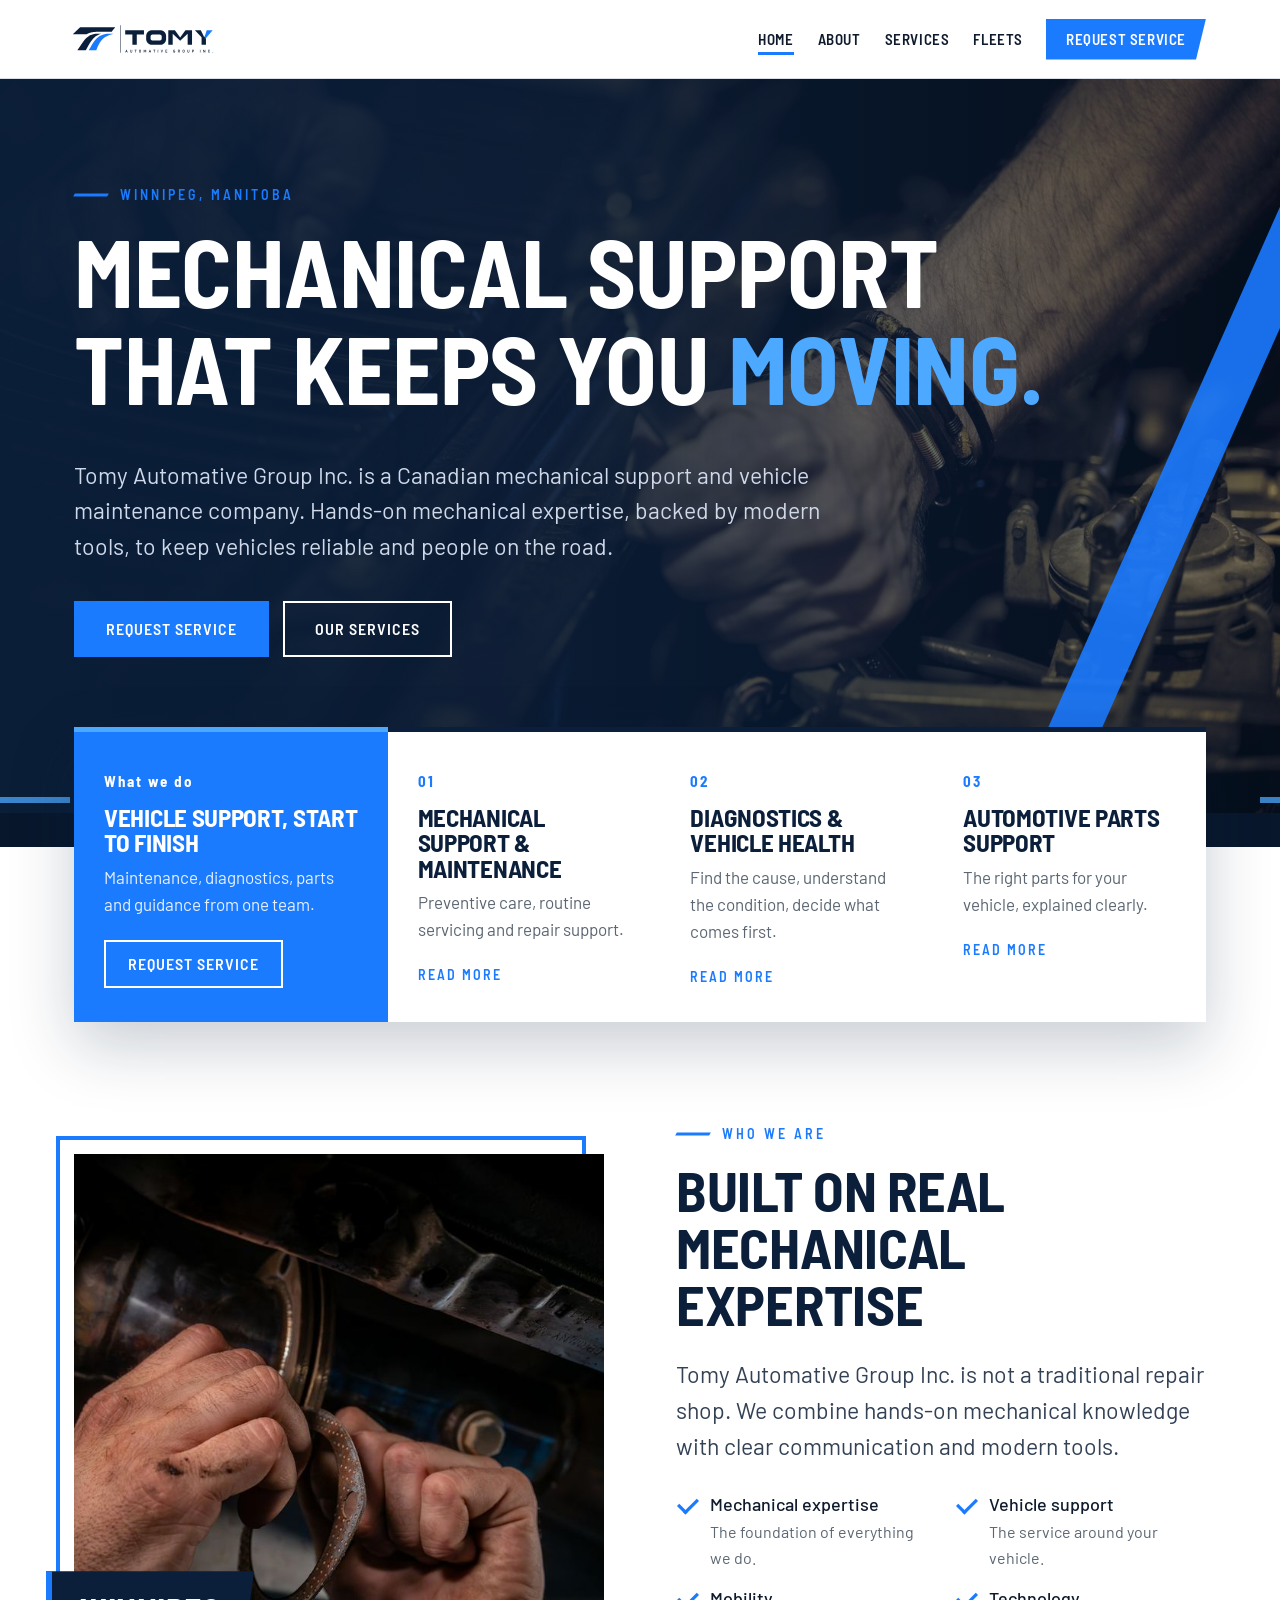
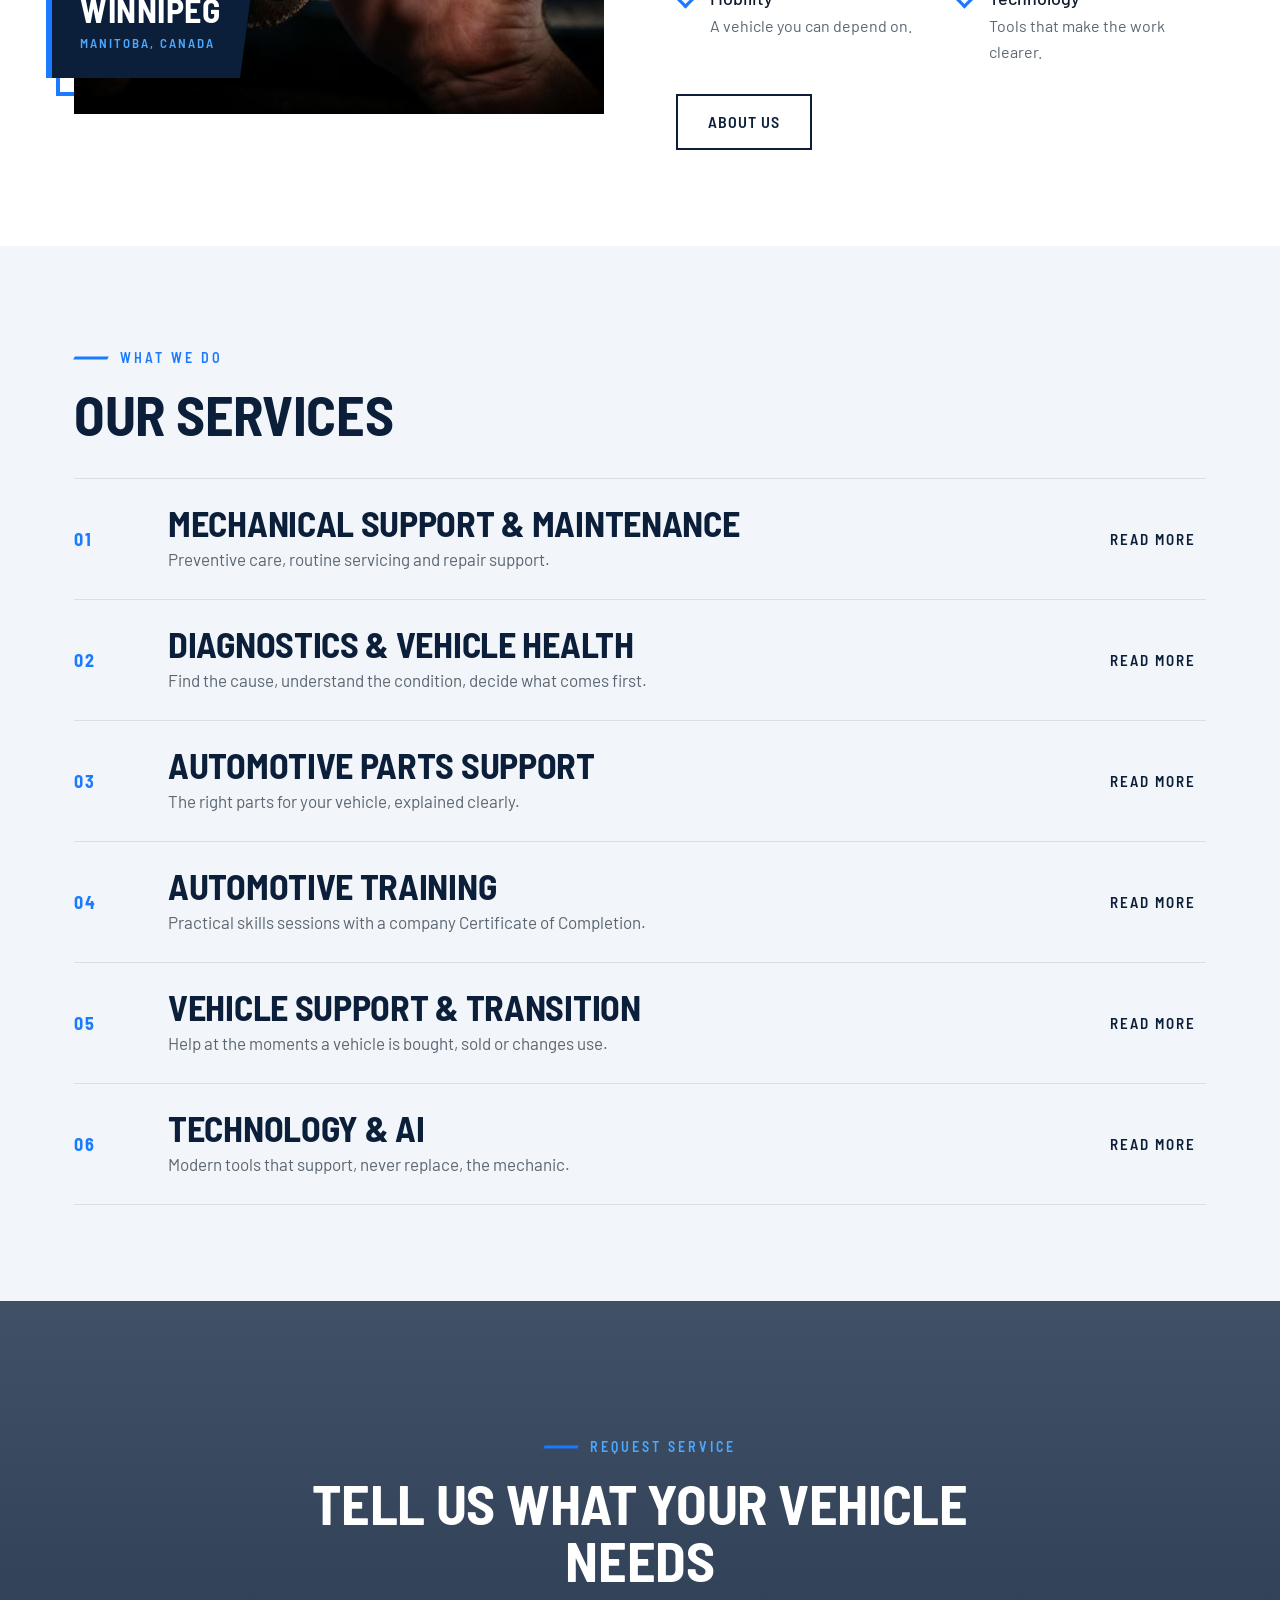
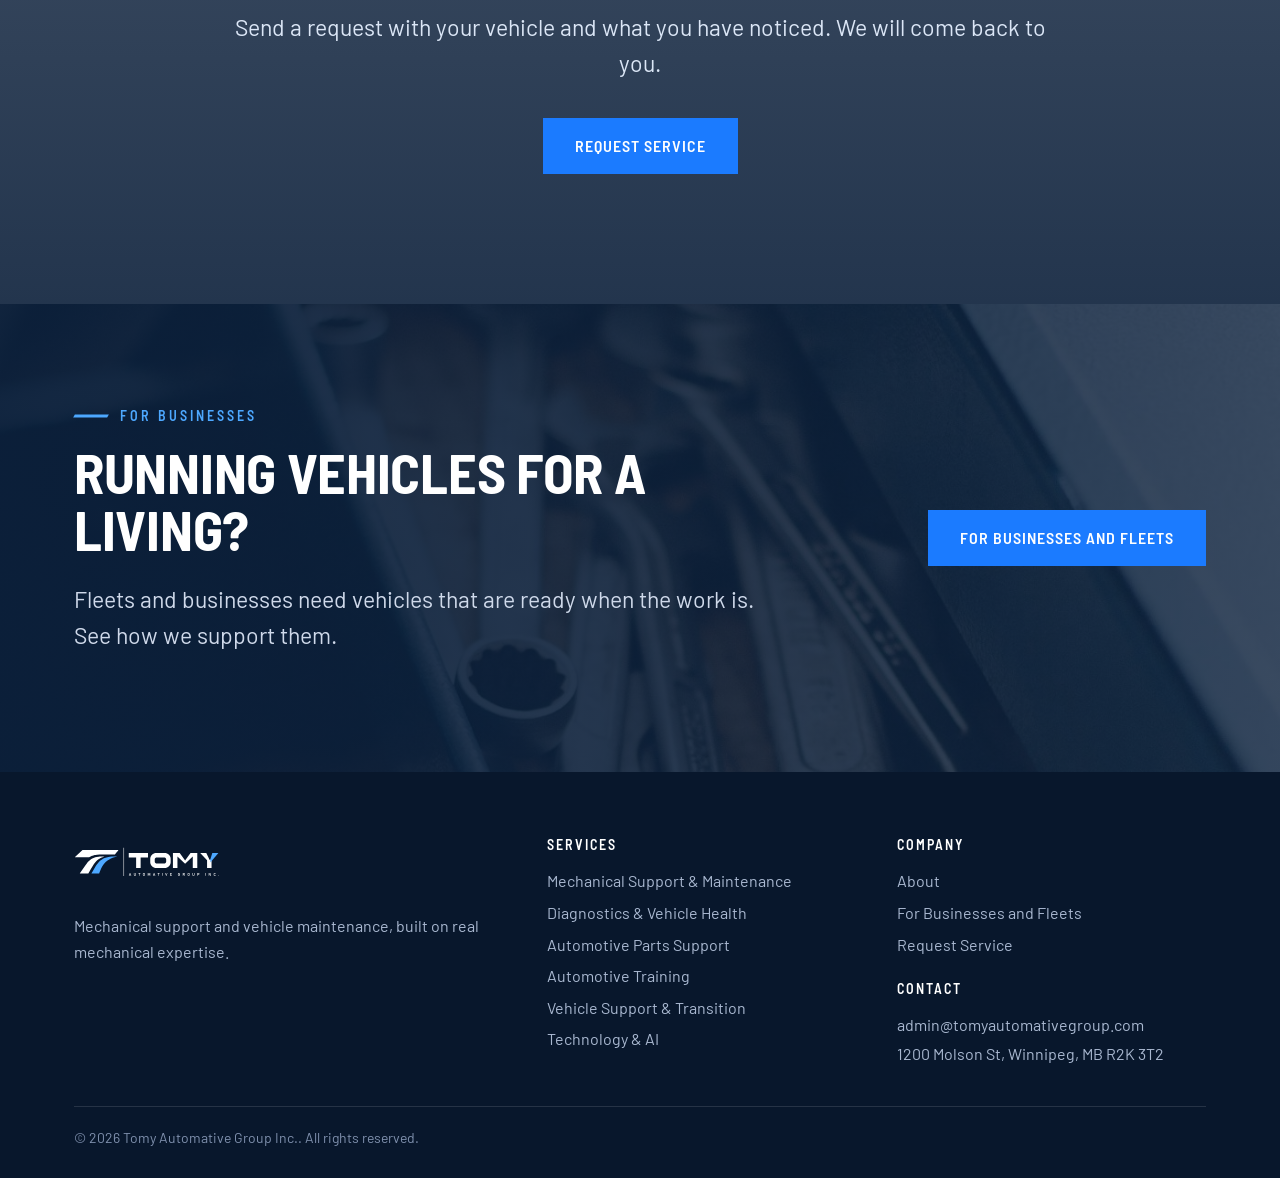
<file: index.html>
<!doctype html><html lang="en"><head><meta charset="utf-8"><meta name="viewport" content="width=device-width,initial-scale=1">
<title>Tomy Automative Group Inc. | Mechanical support and vehicle maintenance</title><meta name="description" content="Tomy Automative Group Inc. is a Canadian mechanical support and vehicle maintenance company based in Winnipeg, Manitoba.">
<link rel="icon" type="image/png" href="assets/favicon-32.png"><link rel="apple-touch-icon" href="assets/apple-touch-icon.png">
<meta property="og:title" content="Tomy Automative Group Inc. | Mechanical support and vehicle maintenance"><meta property="og:description" content="Tomy Automative Group Inc. is a Canadian mechanical support and vehicle maintenance company based in Winnipeg, Manitoba."><meta name="theme-color" content="#0B1F3A">
<link rel="preconnect" href="https://fonts.googleapis.com"><link rel="preconnect" href="https://fonts.gstatic.com" crossorigin>
<link href="https://fonts.googleapis.com/css2?family=Barlow:wght@400;500;600&family=Barlow+Semi+Condensed:wght@600;700&display=swap" rel="stylesheet">
<link rel="stylesheet" href="style.css"></head><body>
<a class="skip" href="#main">Skip to content</a>
<header class="top"><div class="wrap head">
<a class="brand" href="./" aria-label="Tomy Automative Group Inc., home"><img src="assets/Tomy_Logo_Horizontal_Colour.svg" alt="Tomy Automative Group Inc."></a>
<button class="burger" aria-expanded="false" aria-controls="nav">Menu</button>
<nav class="nav" id="nav" aria-label="Main"><a href="./" aria-current="page">Home</a><a href="about">About</a><a href="services">Services</a><a href="fleets">Fleets</a><a class="cta" href="contact">Request Service</a></nav>
</div></header><main id="main">
<section class="hero"><div class="hero-photo"></div><i class="stripe c"></i><i class="stripe a"></i><i class="stripe b"></i><div class="road"></div><div class="lane"></div>
<div class="wrap"><span class="kicker rise">Winnipeg, Manitoba</span>
<h1 class="rise">Mechanical support that keeps you <em>moving.</em></h1>
<p class="lede rise">Tomy Automative Group Inc. is a Canadian mechanical support and vehicle maintenance company. Hands-on mechanical expertise, backed by modern tools, to keep vehicles reliable and people on the road.</p>
<div class="btns rise"><a class="btn solid" href="contact">Request service</a><a class="btn" href="services">Our services</a></div></div></section>

<section class="cards"><div class="wrap"><div class="grid rv">
<div class="c feat"><span class="n">What we do</span><h3>Vehicle support, start to finish</h3><p>Maintenance, diagnostics, parts and guidance from one team.</p><a class="btn" href="contact">Request service</a></div>
<a class="c" href="mechanical-support"><span class="n">01</span><h3>Mechanical Support & Maintenance</h3><p>Preventive care, routine servicing and repair support.</p><span class="go">Read more</span></a><a class="c" href="diagnostics"><span class="n">02</span><h3>Diagnostics & Vehicle Health</h3><p>Find the cause, understand the condition, decide what comes first.</p><span class="go">Read more</span></a><a class="c" href="parts-support"><span class="n">03</span><h3>Automotive Parts Support</h3><p>The right parts for your vehicle, explained clearly.</p><span class="go">Read more</span></a>
</div></div></section>

<section><div class="wrap about">
<div class="photo rv"><img src="assets/photo-about.jpg" alt="Hands fitting a part under a vehicle" loading="lazy"><div class="badge"><b>Winnipeg</b><span>Manitoba, Canada</span></div></div>
<div class="rv"><span class="kicker">Who we are</span><h2>Built on real mechanical expertise</h2>
<p class="lede">Tomy Automative Group Inc. is not a traditional repair shop. We combine hands-on mechanical knowledge with clear communication and modern tools.</p>
<ul class="ticks">
<li>Mechanical expertise<small>The foundation of everything we do.</small></li><li>Vehicle support<small>The service around your vehicle.</small></li>
<li>Mobility<small>A vehicle you can depend on.</small></li><li>Technology<small>Tools that make the work clearer.</small></li></ul>
<a class="btn" href="about">About us</a></div>
</div></section>

<section class="s-pale"><div class="wrap">
<span class="kicker rv">What we do</span><h2 class="rv">Our services</h2>
<div class="rows rv"><a class="row" href="mechanical-support"><span class="n">01</span><div><h3>Mechanical Support & Maintenance</h3><p>Preventive care, routine servicing and repair support.</p></div><span class="go">Read more</span></a><a class="row" href="diagnostics"><span class="n">02</span><div><h3>Diagnostics & Vehicle Health</h3><p>Find the cause, understand the condition, decide what comes first.</p></div><span class="go">Read more</span></a><a class="row" href="parts-support"><span class="n">03</span><div><h3>Automotive Parts Support</h3><p>The right parts for your vehicle, explained clearly.</p></div><span class="go">Read more</span></a><a class="row" href="training"><span class="n">04</span><div><h3>Automotive Training</h3><p>Practical skills sessions with a company Certificate of Completion.</p></div><span class="go">Read more</span></a><a class="row" href="vehicle-support"><span class="n">05</span><div><h3>Vehicle Support & Transition</h3><p>Help at the moments a vehicle is bought, sold or changes use.</p></div><span class="go">Read more</span></a><a class="row" href="technology"><span class="n">06</span><div><h3>Technology & AI</h3><p>Modern tools that support, never replace, the mechanic.</p></div><span class="go">Read more</span></a></div>
</div></section>

<section class="photoband"><div class="wrap"><span class="kicker" style="color:var(--sky)">Request service</span><h2>Tell us what your vehicle needs</h2><p class="lede">Send a request with your vehicle and what you have noticed. We will come back to you.</p><div class="btns"><a class="btn solid" href="contact">Request service</a></div></div></section>

<section class="s-navy fleetbg"><div class="wrap band"><div class="rv"><span class="kicker">For businesses</span><h2>Running vehicles for a living?</h2><p class="lede">Fleets and businesses need vehicles that are ready when the work is. See how we support them.</p></div><div class="btns rv"><a class="btn solid" href="fleets">For businesses and fleets</a></div></div></section></main><footer><div class="wrap"><div class="grid">
<div><img src="assets/Tomy_Logo_Horizontal_Reversed.svg" alt="Tomy Automative Group Inc."><p style="margin-top:18px;max-width:26em">Mechanical support and vehicle maintenance, built on real mechanical expertise.</p></div>
<div><h4>Services</h4><a href="mechanical-support">Mechanical Support & Maintenance</a><a href="diagnostics">Diagnostics & Vehicle Health</a><a href="parts-support">Automotive Parts Support</a><a href="training">Automotive Training</a><a href="vehicle-support">Vehicle Support & Transition</a><a href="technology">Technology & AI</a></div>
<div><h4>Company</h4><a href="about">About</a><a href="fleets">For Businesses and Fleets</a><a href="contact">Request Service</a><h4 style="margin-top:20px">Contact</h4><a href="mailto:admin@tomyautomativegroup.com">admin@tomyautomativegroup.com</a><span>1200 Molson St, Winnipeg, MB R2K 3T2</span></div>
</div><div class="legal">&copy; 2026 Tomy Automative Group Inc.. All rights reserved.</div></div></footer>
<script src="app.js"></script></body></html>
</file>
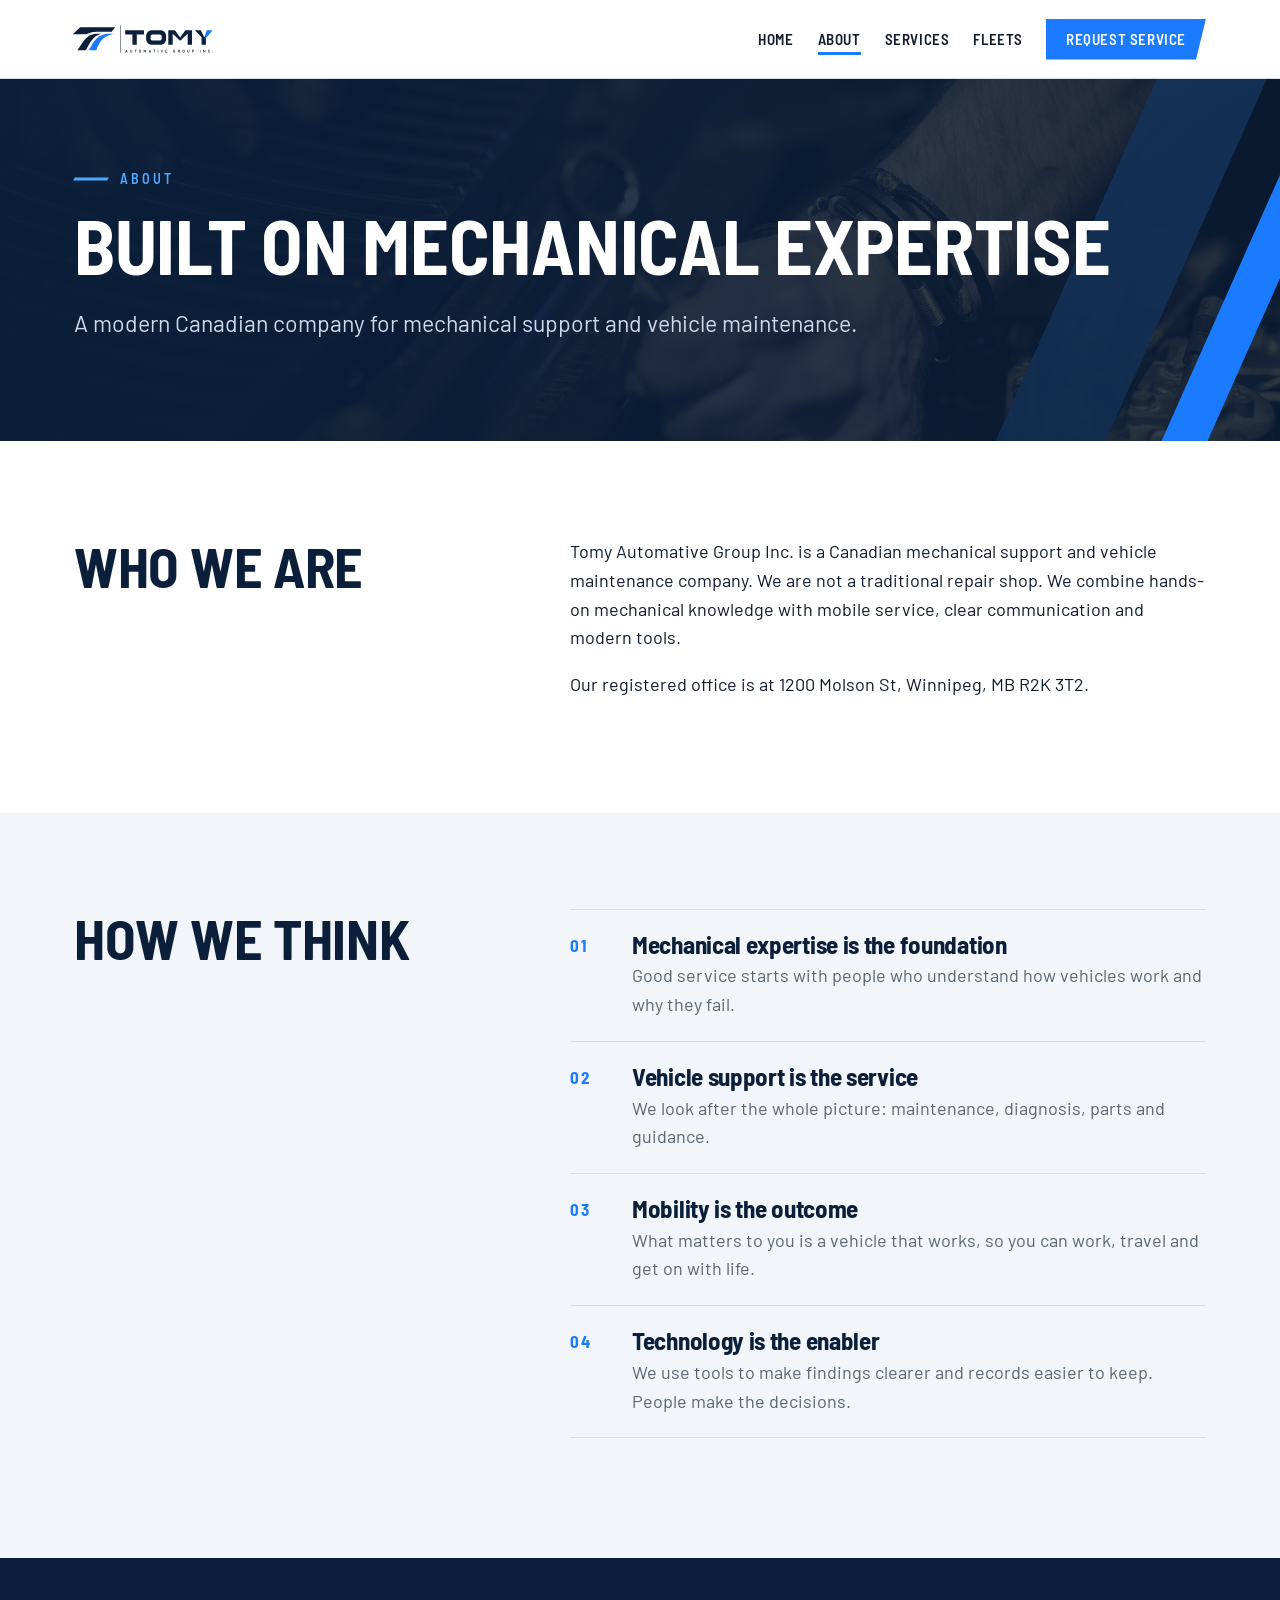
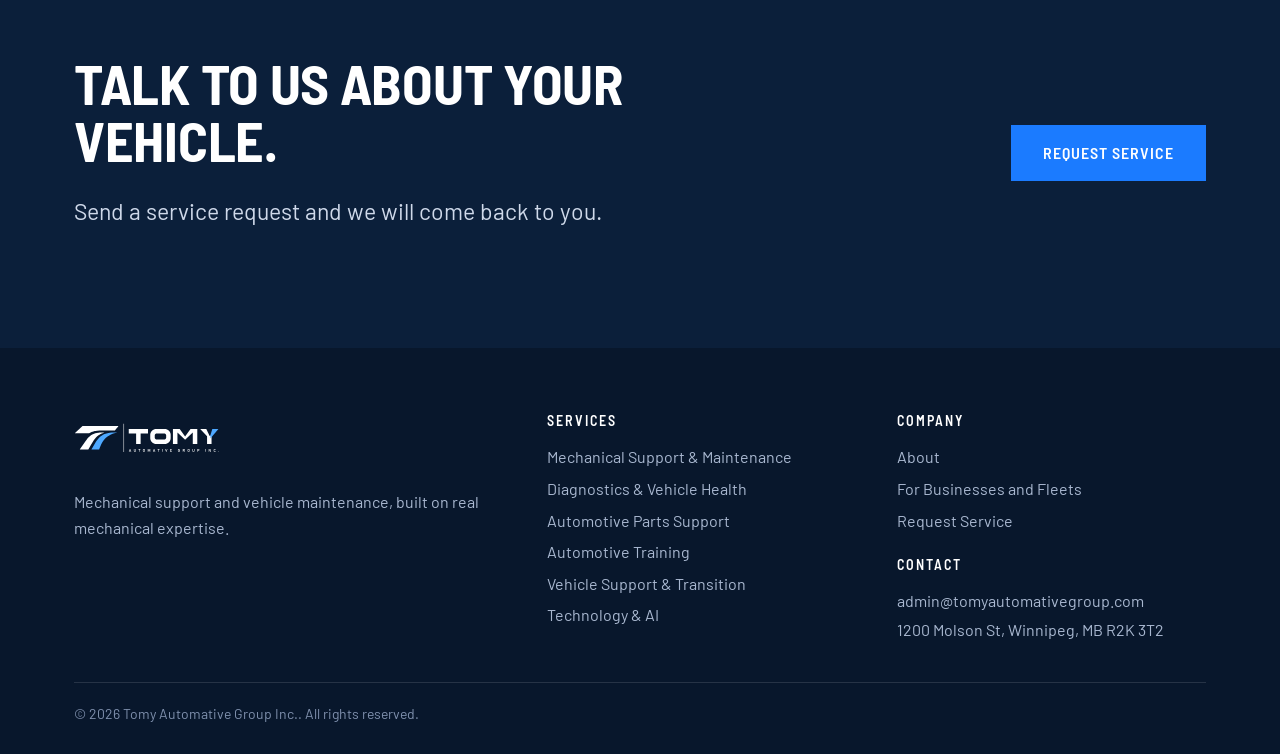
<file: about.html>
<!doctype html><html lang="en"><head><meta charset="utf-8"><meta name="viewport" content="width=device-width,initial-scale=1">
<title>About | Tomy Automative Group Inc.</title><meta name="description" content="About Tomy Automative Group Inc., a modern Canadian mechanical support company in Winnipeg.">
<link rel="icon" type="image/png" href="assets/favicon-32.png"><link rel="apple-touch-icon" href="assets/apple-touch-icon.png">
<meta property="og:title" content="About | Tomy Automative Group Inc."><meta property="og:description" content="About Tomy Automative Group Inc., a modern Canadian mechanical support company in Winnipeg."><meta name="theme-color" content="#0B1F3A">
<link rel="preconnect" href="https://fonts.googleapis.com"><link rel="preconnect" href="https://fonts.gstatic.com" crossorigin>
<link href="https://fonts.googleapis.com/css2?family=Barlow:wght@400;500;600&family=Barlow+Semi+Condensed:wght@600;700&display=swap" rel="stylesheet">
<link rel="stylesheet" href="style.css"></head><body>
<a class="skip" href="#main">Skip to content</a>
<header class="top"><div class="wrap head">
<a class="brand" href="./" aria-label="Tomy Automative Group Inc., home"><img src="assets/Tomy_Logo_Horizontal_Colour.svg" alt="Tomy Automative Group Inc."></a>
<button class="burger" aria-expanded="false" aria-controls="nav">Menu</button>
<nav class="nav" id="nav" aria-label="Main"><a href="./">Home</a><a href="about" aria-current="page">About</a><a href="services">Services</a><a href="fleets">Fleets</a><a class="cta" href="contact">Request Service</a></nav>
</div></header><main id="main"><section class="pagehead"><i class="stripe c"></i><i class="stripe a"></i><i class="stripe b"></i><div class="wrap"><span class="kicker">About</span><h1>Built on mechanical expertise</h1><p class=lede>A modern Canadian company for mechanical support and vehicle maintenance.</p></div></section>
<section><div class="wrap split"><h2 class="rv">Who we are</h2><div class="prose rv">
<p>Tomy Automative Group Inc. is a Canadian mechanical support and vehicle maintenance company. We are not a traditional repair shop. We combine hands-on mechanical knowledge with mobile service, clear communication and modern tools.</p>
<p>Our registered office is at 1200 Molson St, Winnipeg, MB R2K 3T2.</p></div></div></section>
<section class="s-pale"><div class="wrap split"><h2 class="rv">How we think</h2><div>
<div class="list rv"><div><h3>Mechanical expertise is the foundation</h3><p>Good service starts with people who understand how vehicles work and why they fail.</p></div><div><h3>Vehicle support is the service</h3><p>We look after the whole picture: maintenance, diagnosis, parts and guidance.</p></div><div><h3>Mobility is the outcome</h3><p>What matters to you is a vehicle that works, so you can work, travel and get on with life.</p></div><div><h3>Technology is the enabler</h3><p>We use tools to make findings clearer and records easier to keep. People make the decisions.</p></div></div>
</div></div></section><section class="s-navy"><div class="wrap band"><div class="rv"><h2>Talk to us about your vehicle.</h2><p class="lede">Send a service request and we will come back to you.</p></div><div class="btns rv"><a class="btn solid" href="contact">Request service</a></div></div></section></main><footer><div class="wrap"><div class="grid">
<div><img src="assets/Tomy_Logo_Horizontal_Reversed.svg" alt="Tomy Automative Group Inc."><p style="margin-top:18px;max-width:26em">Mechanical support and vehicle maintenance, built on real mechanical expertise.</p></div>
<div><h4>Services</h4><a href="mechanical-support">Mechanical Support & Maintenance</a><a href="diagnostics">Diagnostics & Vehicle Health</a><a href="parts-support">Automotive Parts Support</a><a href="training">Automotive Training</a><a href="vehicle-support">Vehicle Support & Transition</a><a href="technology">Technology & AI</a></div>
<div><h4>Company</h4><a href="about">About</a><a href="fleets">For Businesses and Fleets</a><a href="contact">Request Service</a><h4 style="margin-top:20px">Contact</h4><a href="mailto:admin@tomyautomativegroup.com">admin@tomyautomativegroup.com</a><span>1200 Molson St, Winnipeg, MB R2K 3T2</span></div>
</div><div class="legal">&copy; 2026 Tomy Automative Group Inc.. All rights reserved.</div></div></footer>
<script src="app.js"></script></body></html>
</file>
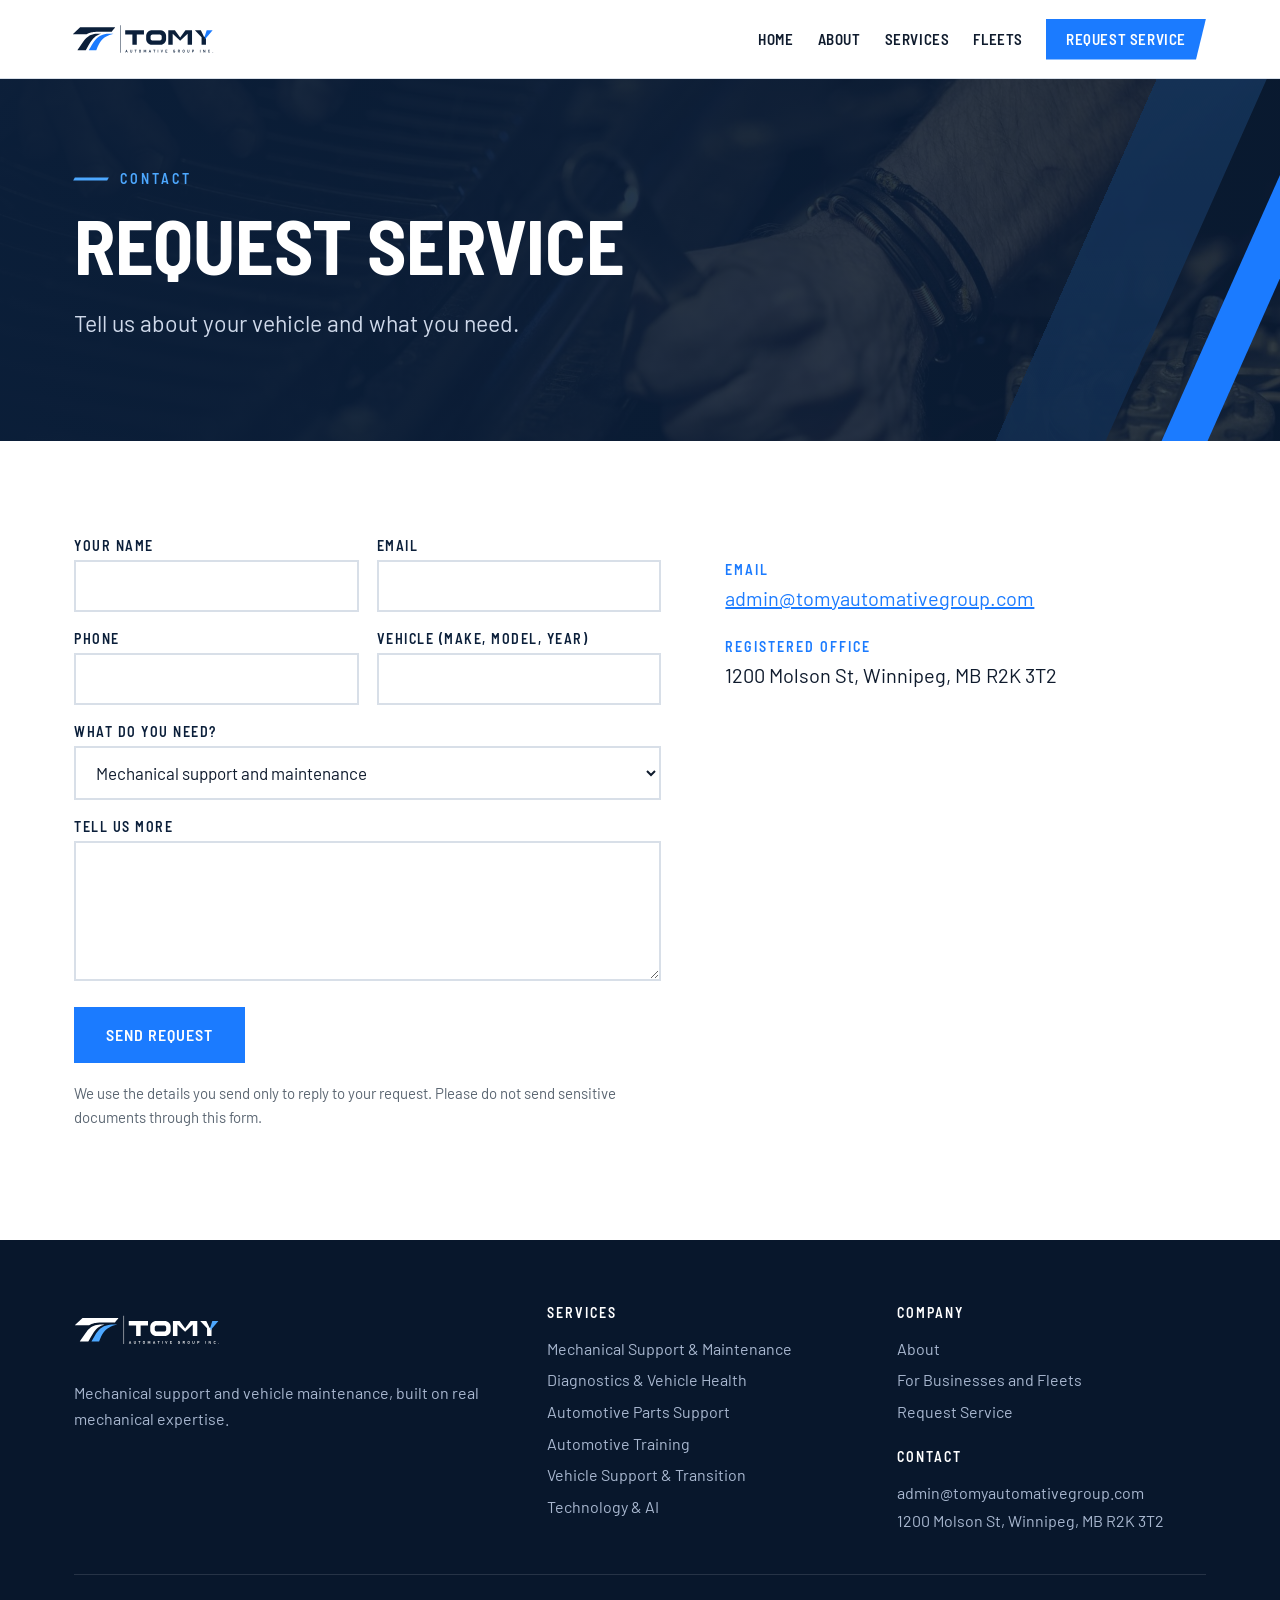
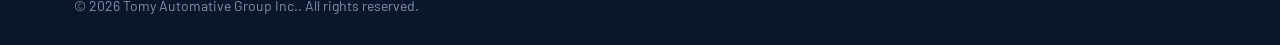
<file: contact.html>
<!doctype html><html lang="en"><head><meta charset="utf-8"><meta name="viewport" content="width=device-width,initial-scale=1">
<title>Request Service | Tomy Automative Group Inc.</title><meta name="description" content="Request service from Tomy Automative Group Inc. in Winnipeg, Manitoba.">
<link rel="icon" type="image/png" href="assets/favicon-32.png"><link rel="apple-touch-icon" href="assets/apple-touch-icon.png">
<meta property="og:title" content="Request Service | Tomy Automative Group Inc."><meta property="og:description" content="Request service from Tomy Automative Group Inc. in Winnipeg, Manitoba."><meta name="theme-color" content="#0B1F3A">
<link rel="preconnect" href="https://fonts.googleapis.com"><link rel="preconnect" href="https://fonts.gstatic.com" crossorigin>
<link href="https://fonts.googleapis.com/css2?family=Barlow:wght@400;500;600&family=Barlow+Semi+Condensed:wght@600;700&display=swap" rel="stylesheet">
<link rel="stylesheet" href="style.css"></head><body>
<a class="skip" href="#main">Skip to content</a>
<header class="top"><div class="wrap head">
<a class="brand" href="./" aria-label="Tomy Automative Group Inc., home"><img src="assets/Tomy_Logo_Horizontal_Colour.svg" alt="Tomy Automative Group Inc."></a>
<button class="burger" aria-expanded="false" aria-controls="nav">Menu</button>
<nav class="nav" id="nav" aria-label="Main"><a href="./">Home</a><a href="about">About</a><a href="services">Services</a><a href="fleets">Fleets</a><a class="cta" href="contact" aria-current="page">Request Service</a></nav>
</div></header><main id="main"><section class="pagehead"><i class="stripe c"></i><i class="stripe a"></i><i class="stripe b"></i><div class="wrap"><span class="kicker">Contact</span><h1>Request service</h1><p class=lede>Tell us about your vehicle and what you need.</p></div></section>
<section><div class="wrap contact">
<form action="https://formsubmit.co/admin@tomyautomativegroup.com" method="POST" class="rv">
<input type="hidden" name="_subject" value="New service request from the website"><input type="hidden" name="_captcha" value="false"><input type="hidden" name="_template" value="table">
<input type="hidden" name="_next" value="https://tomyautomativegroup.com/thanks">
<input class="hp" type="text" name="_honey" tabindex="-1" autocomplete="off">
<div class="two"><div><label for="n">Your name</label><input id="n" name="name" required autocomplete="name"></div><div><label for="e">Email</label><input id="e" type="email" name="email" required autocomplete="email"></div></div>
<div class="two"><div><label for="p">Phone</label><input id="p" name="phone" autocomplete="tel"></div><div><label for="v">Vehicle (make, model, year)</label><input id="v" name="vehicle"></div></div>
<div><label for="s">What do you need?</label><select id="s" name="service"><option>Mechanical support and maintenance</option><option>Diagnostics and vehicle health</option><option>Parts support</option><option>Training</option><option>Vehicle support</option><option>Business or fleet support</option><option>Something else</option></select></div>
<div><label for="m">Tell us more</label><textarea id="m" name="message"></textarea></div>
<div><button class="btn solid" type="submit">Send request</button></div>
<p class="small">We use the details you send only to reply to your request. Please do not send sensitive documents through this form.</p>
</form>
<div class="rv"><dl><dt>Email</dt><dd><a href="mailto:admin@tomyautomativegroup.com">admin@tomyautomativegroup.com</a></dd><dt>Registered office</dt><dd>1200 Molson St, Winnipeg, MB R2K 3T2</dd></dl></div>
</div></section></main><footer><div class="wrap"><div class="grid">
<div><img src="assets/Tomy_Logo_Horizontal_Reversed.svg" alt="Tomy Automative Group Inc."><p style="margin-top:18px;max-width:26em">Mechanical support and vehicle maintenance, built on real mechanical expertise.</p></div>
<div><h4>Services</h4><a href="mechanical-support">Mechanical Support & Maintenance</a><a href="diagnostics">Diagnostics & Vehicle Health</a><a href="parts-support">Automotive Parts Support</a><a href="training">Automotive Training</a><a href="vehicle-support">Vehicle Support & Transition</a><a href="technology">Technology & AI</a></div>
<div><h4>Company</h4><a href="about">About</a><a href="fleets">For Businesses and Fleets</a><a href="contact">Request Service</a><h4 style="margin-top:20px">Contact</h4><a href="mailto:admin@tomyautomativegroup.com">admin@tomyautomativegroup.com</a><span>1200 Molson St, Winnipeg, MB R2K 3T2</span></div>
</div><div class="legal">&copy; 2026 Tomy Automative Group Inc.. All rights reserved.</div></div></footer>
<script src="app.js"></script></body></html>
</file>
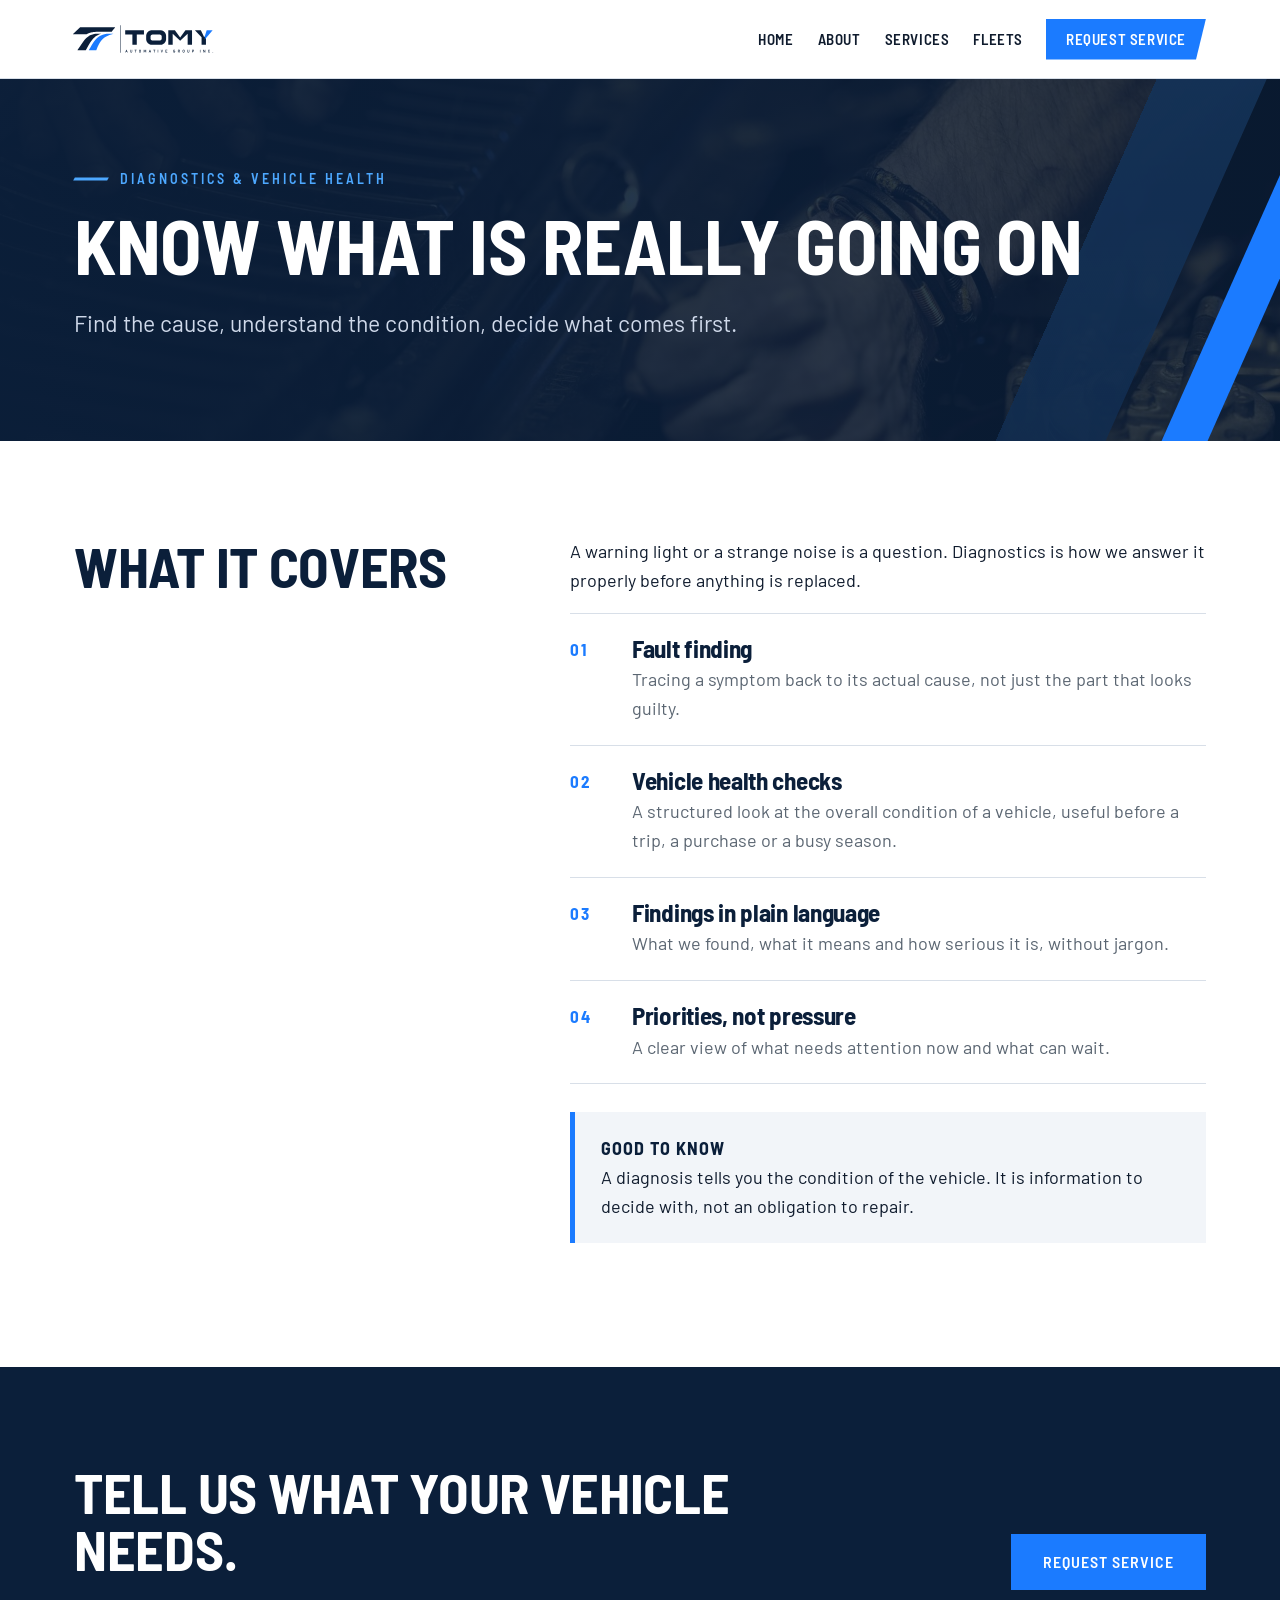
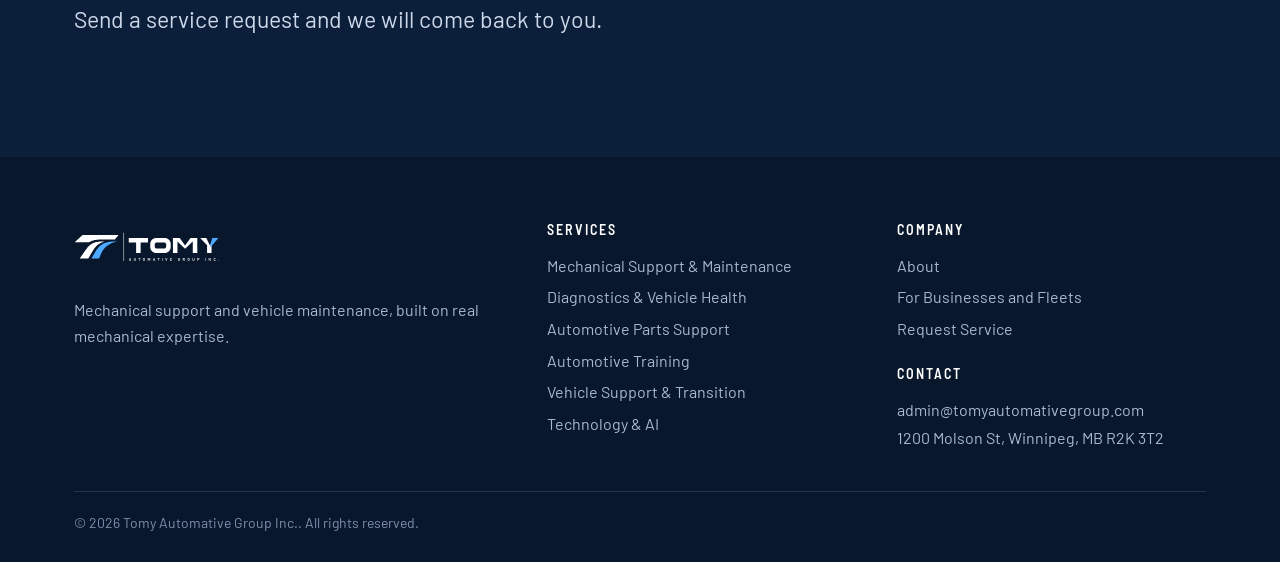
<file: diagnostics.html>
<!doctype html><html lang="en"><head><meta charset="utf-8"><meta name="viewport" content="width=device-width,initial-scale=1">
<title>Diagnostics & Vehicle Health | Tomy Automative Group Inc.</title><meta name="description" content="Vehicle diagnostics and health checks from Tomy Automative Group Inc.">
<link rel="icon" type="image/png" href="assets/favicon-32.png"><link rel="apple-touch-icon" href="assets/apple-touch-icon.png">
<meta property="og:title" content="Diagnostics & Vehicle Health | Tomy Automative Group Inc."><meta property="og:description" content="Vehicle diagnostics and health checks from Tomy Automative Group Inc."><meta name="theme-color" content="#0B1F3A">
<link rel="preconnect" href="https://fonts.googleapis.com"><link rel="preconnect" href="https://fonts.gstatic.com" crossorigin>
<link href="https://fonts.googleapis.com/css2?family=Barlow:wght@400;500;600&family=Barlow+Semi+Condensed:wght@600;700&display=swap" rel="stylesheet">
<link rel="stylesheet" href="style.css"></head><body>
<a class="skip" href="#main">Skip to content</a>
<header class="top"><div class="wrap head">
<a class="brand" href="./" aria-label="Tomy Automative Group Inc., home"><img src="assets/Tomy_Logo_Horizontal_Colour.svg" alt="Tomy Automative Group Inc."></a>
<button class="burger" aria-expanded="false" aria-controls="nav">Menu</button>
<nav class="nav" id="nav" aria-label="Main"><a href="./">Home</a><a href="about">About</a><a href="services">Services</a><a href="fleets">Fleets</a><a class="cta" href="contact">Request Service</a></nav>
</div></header><main id="main"><section class="pagehead"><i class="stripe c"></i><i class="stripe a"></i><i class="stripe b"></i><div class="wrap"><span class="kicker">Diagnostics & Vehicle Health</span><h1>Know what is really going on</h1><p class=lede>Find the cause, understand the condition, decide what comes first.</p></div></section>
<section><div class="wrap split"><h2 class="rv">What it covers</h2><div>
<p class="rv prose">A warning light or a strange noise is a question. Diagnostics is how we answer it properly before anything is replaced.</p>
<div class="list rv"><div><h3>Fault finding</h3><p>Tracing a symptom back to its actual cause, not just the part that looks guilty.</p></div><div><h3>Vehicle health checks</h3><p>A structured look at the overall condition of a vehicle, useful before a trip, a purchase or a busy season.</p></div><div><h3>Findings in plain language</h3><p>What we found, what it means and how serious it is, without jargon.</p></div><div><h3>Priorities, not pressure</h3><p>A clear view of what needs attention now and what can wait.</p></div></div>
<div class="note rv"><b>Good to know</b><br>A diagnosis tells you the condition of the vehicle. It is information to decide with, not an obligation to repair.</div></div></div></section><section class="s-navy"><div class="wrap band"><div class="rv"><h2>Tell us what your vehicle needs.</h2><p class="lede">Send a service request and we will come back to you.</p></div><div class="btns rv"><a class="btn solid" href="contact">Request service</a></div></div></section></main><footer><div class="wrap"><div class="grid">
<div><img src="assets/Tomy_Logo_Horizontal_Reversed.svg" alt="Tomy Automative Group Inc."><p style="margin-top:18px;max-width:26em">Mechanical support and vehicle maintenance, built on real mechanical expertise.</p></div>
<div><h4>Services</h4><a href="mechanical-support">Mechanical Support & Maintenance</a><a href="diagnostics">Diagnostics & Vehicle Health</a><a href="parts-support">Automotive Parts Support</a><a href="training">Automotive Training</a><a href="vehicle-support">Vehicle Support & Transition</a><a href="technology">Technology & AI</a></div>
<div><h4>Company</h4><a href="about">About</a><a href="fleets">For Businesses and Fleets</a><a href="contact">Request Service</a><h4 style="margin-top:20px">Contact</h4><a href="mailto:admin@tomyautomativegroup.com">admin@tomyautomativegroup.com</a><span>1200 Molson St, Winnipeg, MB R2K 3T2</span></div>
</div><div class="legal">&copy; 2026 Tomy Automative Group Inc.. All rights reserved.</div></div></footer>
<script src="app.js"></script></body></html>
</file>
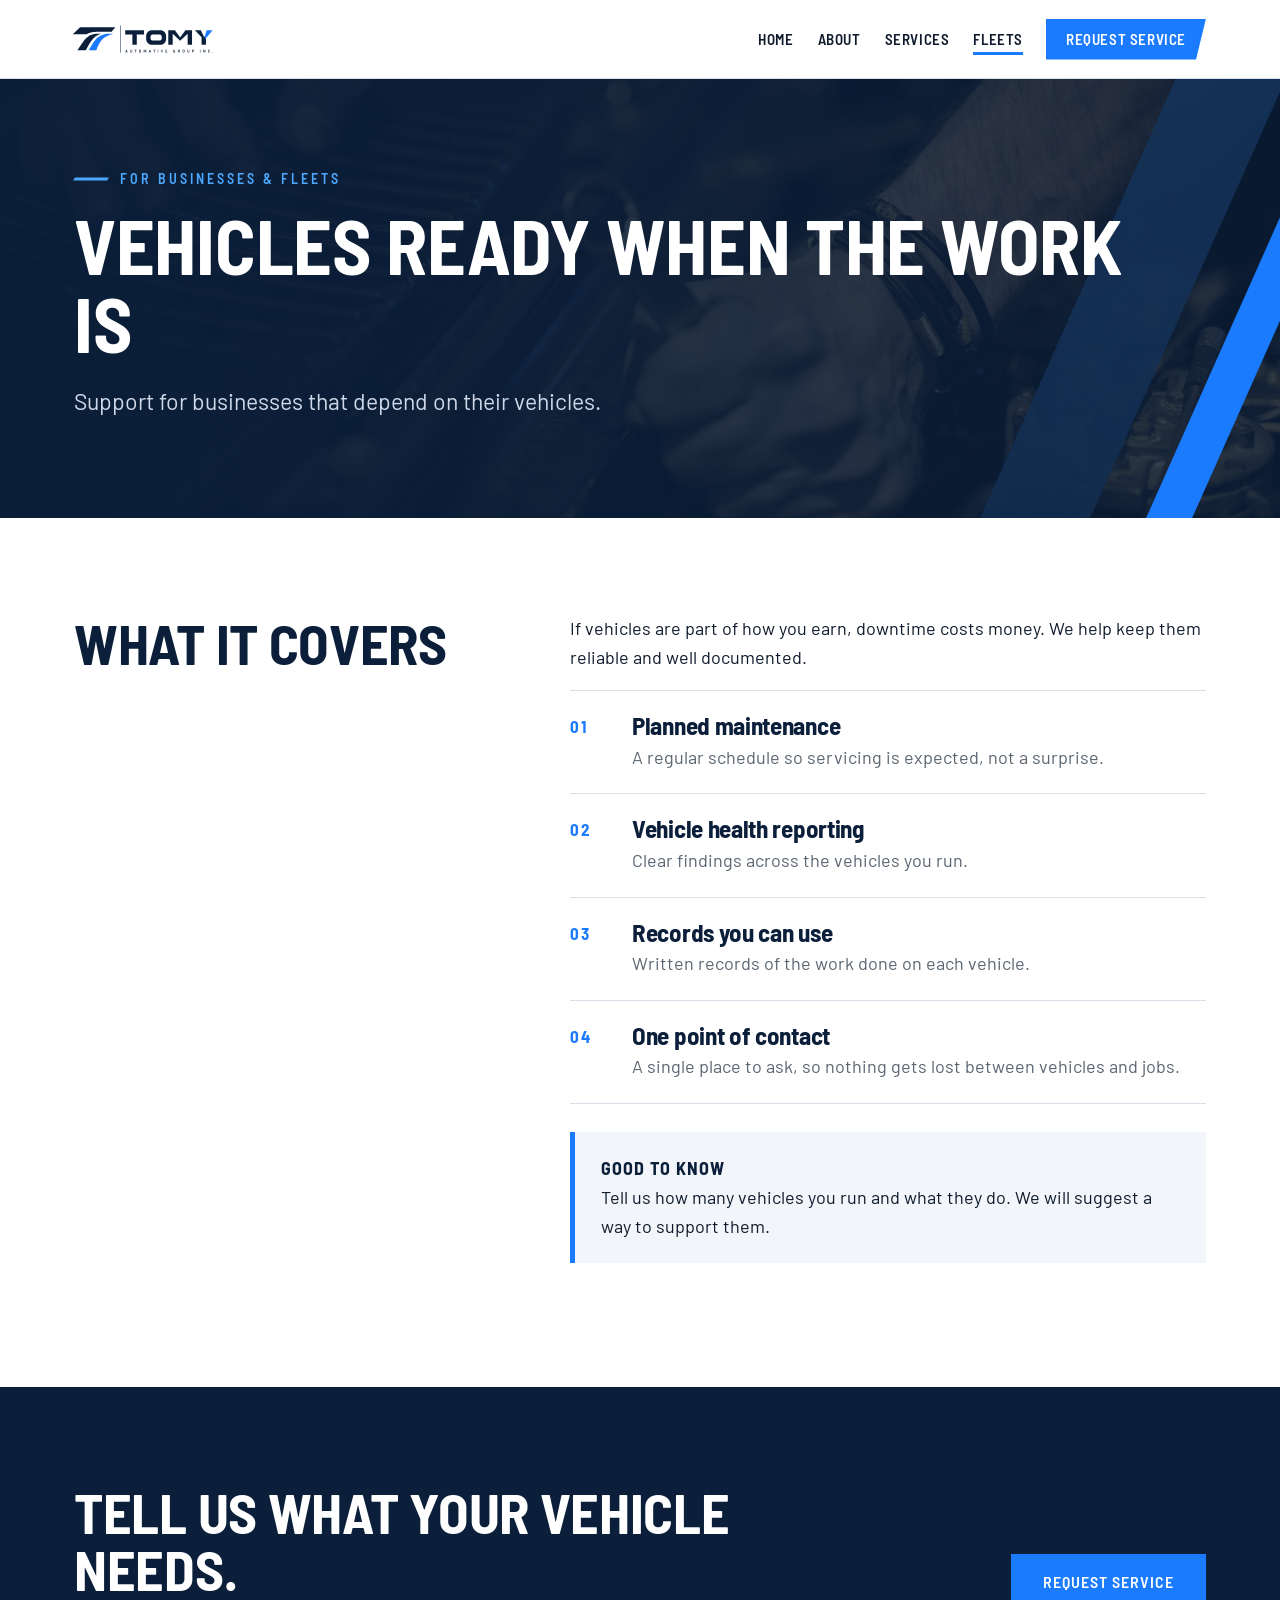
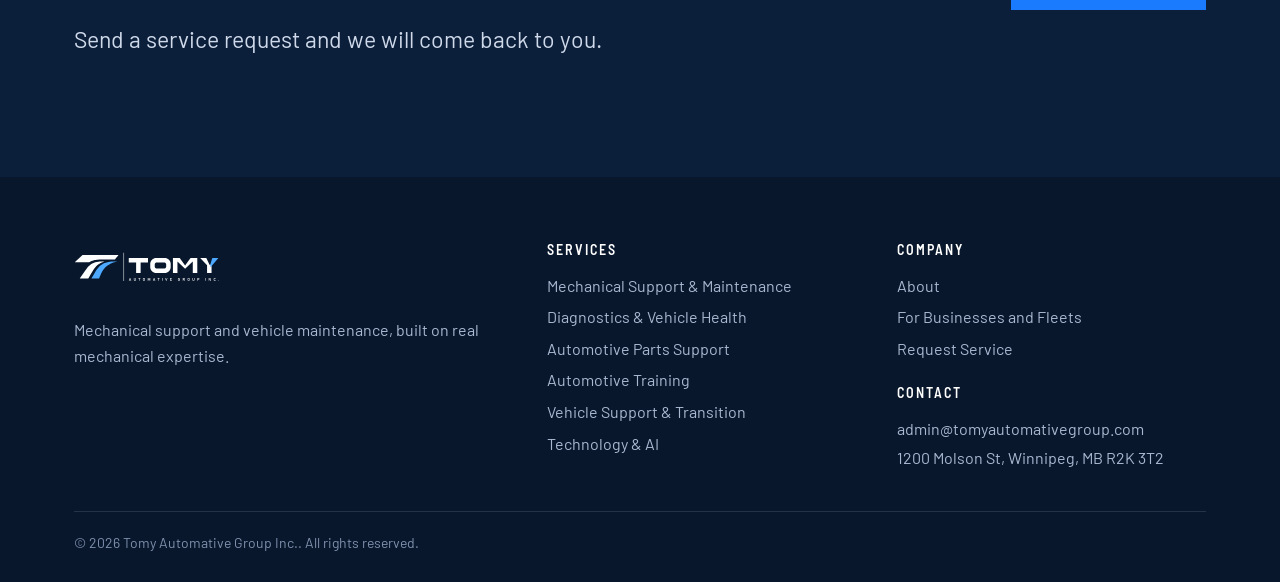
<file: fleets.html>
<!doctype html><html lang="en"><head><meta charset="utf-8"><meta name="viewport" content="width=device-width,initial-scale=1">
<title>For Businesses and Fleets | Tomy Automative Group Inc.</title><meta name="description" content="Maintenance and vehicle health support for businesses and fleets from Tomy Automative Group Inc.">
<link rel="icon" type="image/png" href="assets/favicon-32.png"><link rel="apple-touch-icon" href="assets/apple-touch-icon.png">
<meta property="og:title" content="For Businesses and Fleets | Tomy Automative Group Inc."><meta property="og:description" content="Maintenance and vehicle health support for businesses and fleets from Tomy Automative Group Inc."><meta name="theme-color" content="#0B1F3A">
<link rel="preconnect" href="https://fonts.googleapis.com"><link rel="preconnect" href="https://fonts.gstatic.com" crossorigin>
<link href="https://fonts.googleapis.com/css2?family=Barlow:wght@400;500;600&family=Barlow+Semi+Condensed:wght@600;700&display=swap" rel="stylesheet">
<link rel="stylesheet" href="style.css"></head><body>
<a class="skip" href="#main">Skip to content</a>
<header class="top"><div class="wrap head">
<a class="brand" href="./" aria-label="Tomy Automative Group Inc., home"><img src="assets/Tomy_Logo_Horizontal_Colour.svg" alt="Tomy Automative Group Inc."></a>
<button class="burger" aria-expanded="false" aria-controls="nav">Menu</button>
<nav class="nav" id="nav" aria-label="Main"><a href="./">Home</a><a href="about">About</a><a href="services">Services</a><a href="fleets" aria-current="page">Fleets</a><a class="cta" href="contact">Request Service</a></nav>
</div></header><main id="main"><section class="pagehead"><i class="stripe c"></i><i class="stripe a"></i><i class="stripe b"></i><div class="wrap"><span class="kicker">For Businesses & Fleets</span><h1>Vehicles ready when the work is</h1><p class=lede>Support for businesses that depend on their vehicles.</p></div></section>
<section><div class="wrap split"><h2 class="rv">What it covers</h2><div>
<p class="rv prose">If vehicles are part of how you earn, downtime costs money. We help keep them reliable and well documented.</p>
<div class="list rv"><div><h3>Planned maintenance</h3><p>A regular schedule so servicing is expected, not a surprise.</p></div><div><h3>Vehicle health reporting</h3><p>Clear findings across the vehicles you run.</p></div><div><h3>Records you can use</h3><p>Written records of the work done on each vehicle.</p></div><div><h3>One point of contact</h3><p>A single place to ask, so nothing gets lost between vehicles and jobs.</p></div></div>
<div class="note rv"><b>Good to know</b><br>Tell us how many vehicles you run and what they do. We will suggest a way to support them.</div></div></div></section><section class="s-navy"><div class="wrap band"><div class="rv"><h2>Tell us what your vehicle needs.</h2><p class="lede">Send a service request and we will come back to you.</p></div><div class="btns rv"><a class="btn solid" href="contact">Request service</a></div></div></section></main><footer><div class="wrap"><div class="grid">
<div><img src="assets/Tomy_Logo_Horizontal_Reversed.svg" alt="Tomy Automative Group Inc."><p style="margin-top:18px;max-width:26em">Mechanical support and vehicle maintenance, built on real mechanical expertise.</p></div>
<div><h4>Services</h4><a href="mechanical-support">Mechanical Support & Maintenance</a><a href="diagnostics">Diagnostics & Vehicle Health</a><a href="parts-support">Automotive Parts Support</a><a href="training">Automotive Training</a><a href="vehicle-support">Vehicle Support & Transition</a><a href="technology">Technology & AI</a></div>
<div><h4>Company</h4><a href="about">About</a><a href="fleets">For Businesses and Fleets</a><a href="contact">Request Service</a><h4 style="margin-top:20px">Contact</h4><a href="mailto:admin@tomyautomativegroup.com">admin@tomyautomativegroup.com</a><span>1200 Molson St, Winnipeg, MB R2K 3T2</span></div>
</div><div class="legal">&copy; 2026 Tomy Automative Group Inc.. All rights reserved.</div></div></footer>
<script src="app.js"></script></body></html>
</file>
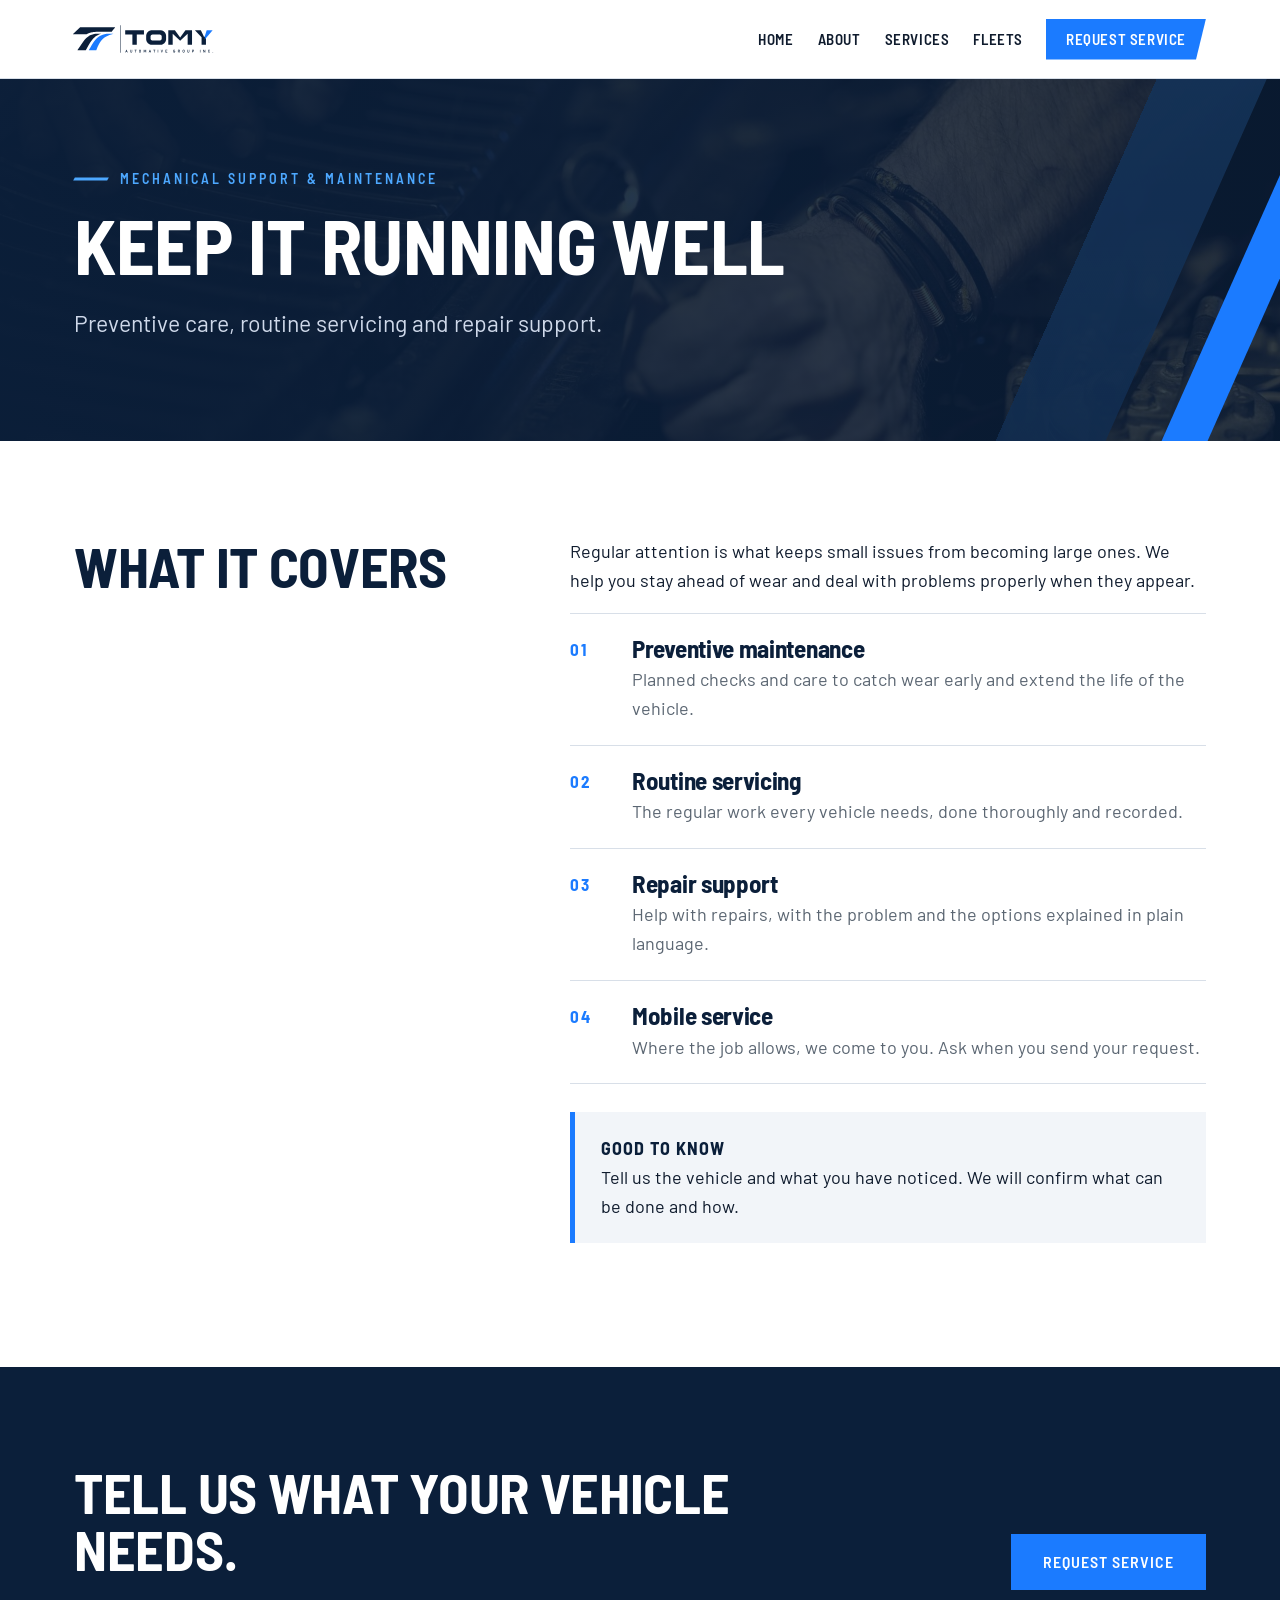
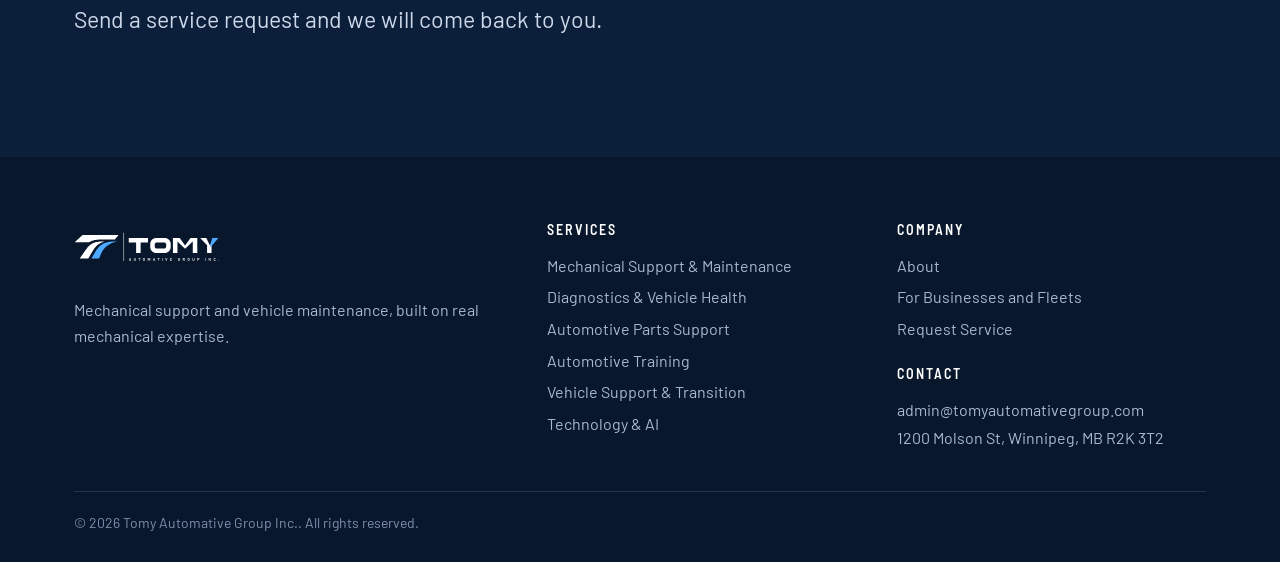
<file: mechanical-support.html>
<!doctype html><html lang="en"><head><meta charset="utf-8"><meta name="viewport" content="width=device-width,initial-scale=1">
<title>Mechanical Support & Maintenance | Tomy Automative Group Inc.</title><meta name="description" content="Preventive maintenance, routine servicing and repair support from Tomy Automative Group Inc.">
<link rel="icon" type="image/png" href="assets/favicon-32.png"><link rel="apple-touch-icon" href="assets/apple-touch-icon.png">
<meta property="og:title" content="Mechanical Support & Maintenance | Tomy Automative Group Inc."><meta property="og:description" content="Preventive maintenance, routine servicing and repair support from Tomy Automative Group Inc."><meta name="theme-color" content="#0B1F3A">
<link rel="preconnect" href="https://fonts.googleapis.com"><link rel="preconnect" href="https://fonts.gstatic.com" crossorigin>
<link href="https://fonts.googleapis.com/css2?family=Barlow:wght@400;500;600&family=Barlow+Semi+Condensed:wght@600;700&display=swap" rel="stylesheet">
<link rel="stylesheet" href="style.css"></head><body>
<a class="skip" href="#main">Skip to content</a>
<header class="top"><div class="wrap head">
<a class="brand" href="./" aria-label="Tomy Automative Group Inc., home"><img src="assets/Tomy_Logo_Horizontal_Colour.svg" alt="Tomy Automative Group Inc."></a>
<button class="burger" aria-expanded="false" aria-controls="nav">Menu</button>
<nav class="nav" id="nav" aria-label="Main"><a href="./">Home</a><a href="about">About</a><a href="services">Services</a><a href="fleets">Fleets</a><a class="cta" href="contact">Request Service</a></nav>
</div></header><main id="main"><section class="pagehead"><i class="stripe c"></i><i class="stripe a"></i><i class="stripe b"></i><div class="wrap"><span class="kicker">Mechanical Support & Maintenance</span><h1>Keep it running well</h1><p class=lede>Preventive care, routine servicing and repair support.</p></div></section>
<section><div class="wrap split"><h2 class="rv">What it covers</h2><div>
<p class="rv prose">Regular attention is what keeps small issues from becoming large ones. We help you stay ahead of wear and deal with problems properly when they appear.</p>
<div class="list rv"><div><h3>Preventive maintenance</h3><p>Planned checks and care to catch wear early and extend the life of the vehicle.</p></div><div><h3>Routine servicing</h3><p>The regular work every vehicle needs, done thoroughly and recorded.</p></div><div><h3>Repair support</h3><p>Help with repairs, with the problem and the options explained in plain language.</p></div><div><h3>Mobile service</h3><p>Where the job allows, we come to you. Ask when you send your request.</p></div></div>
<div class="note rv"><b>Good to know</b><br>Tell us the vehicle and what you have noticed. We will confirm what can be done and how.</div></div></div></section><section class="s-navy"><div class="wrap band"><div class="rv"><h2>Tell us what your vehicle needs.</h2><p class="lede">Send a service request and we will come back to you.</p></div><div class="btns rv"><a class="btn solid" href="contact">Request service</a></div></div></section></main><footer><div class="wrap"><div class="grid">
<div><img src="assets/Tomy_Logo_Horizontal_Reversed.svg" alt="Tomy Automative Group Inc."><p style="margin-top:18px;max-width:26em">Mechanical support and vehicle maintenance, built on real mechanical expertise.</p></div>
<div><h4>Services</h4><a href="mechanical-support">Mechanical Support & Maintenance</a><a href="diagnostics">Diagnostics & Vehicle Health</a><a href="parts-support">Automotive Parts Support</a><a href="training">Automotive Training</a><a href="vehicle-support">Vehicle Support & Transition</a><a href="technology">Technology & AI</a></div>
<div><h4>Company</h4><a href="about">About</a><a href="fleets">For Businesses and Fleets</a><a href="contact">Request Service</a><h4 style="margin-top:20px">Contact</h4><a href="mailto:admin@tomyautomativegroup.com">admin@tomyautomativegroup.com</a><span>1200 Molson St, Winnipeg, MB R2K 3T2</span></div>
</div><div class="legal">&copy; 2026 Tomy Automative Group Inc.. All rights reserved.</div></div></footer>
<script src="app.js"></script></body></html>
</file>
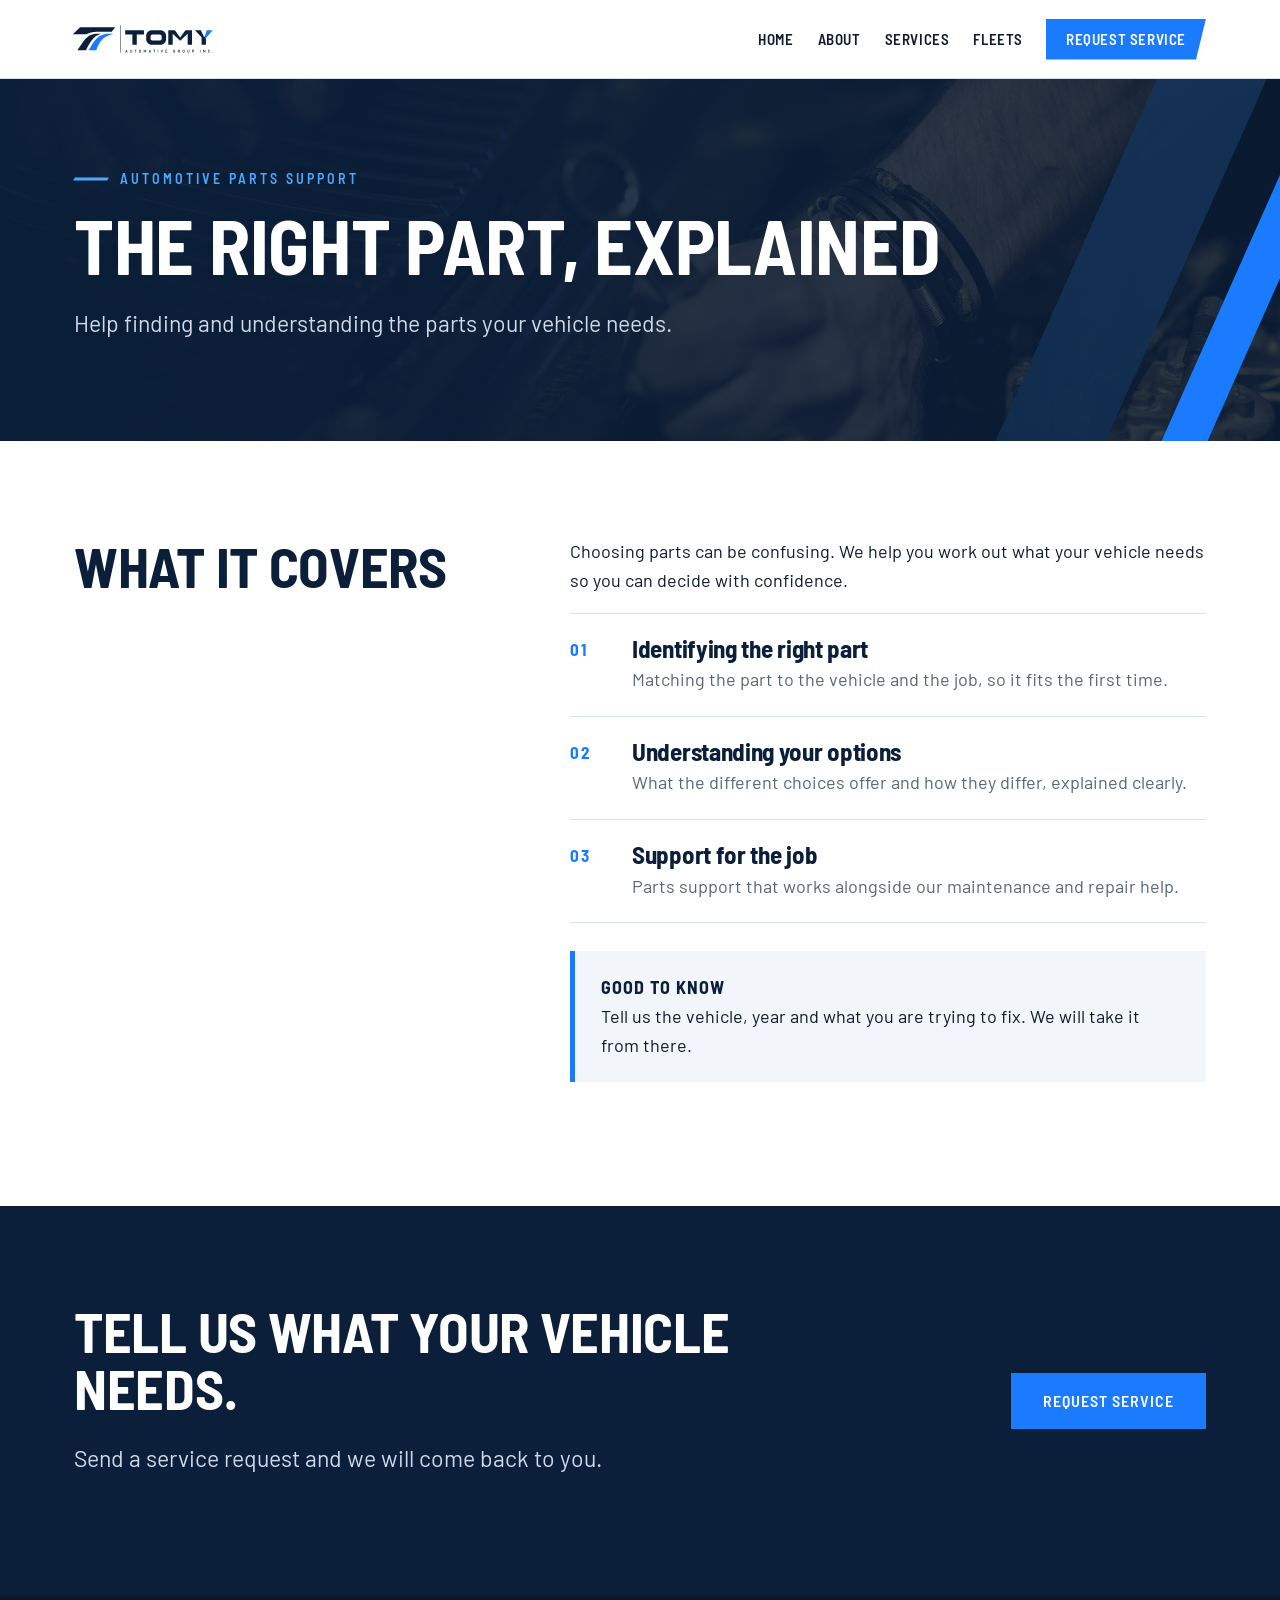
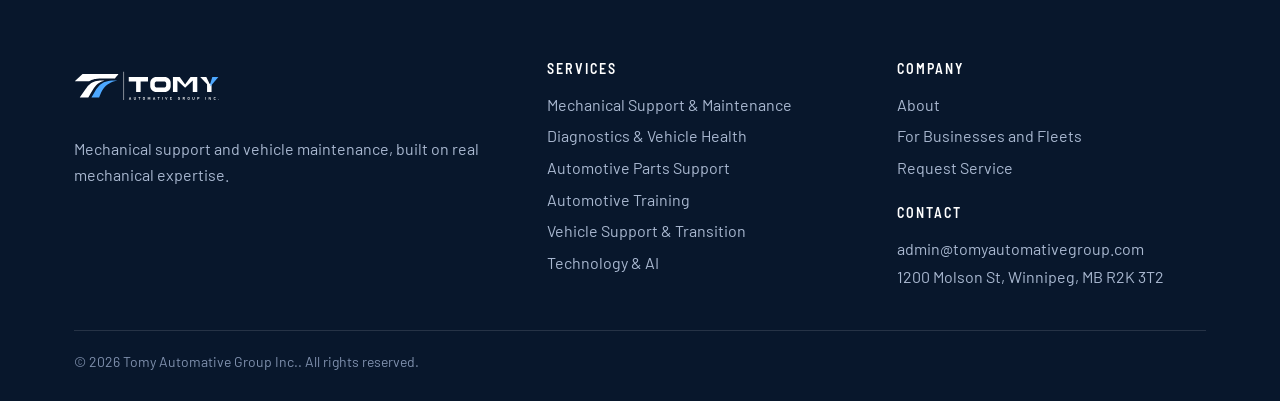
<file: parts-support.html>
<!doctype html><html lang="en"><head><meta charset="utf-8"><meta name="viewport" content="width=device-width,initial-scale=1">
<title>Automotive Parts Support | Tomy Automative Group Inc.</title><meta name="description" content="Help identifying and choosing automotive parts from Tomy Automative Group Inc.">
<link rel="icon" type="image/png" href="assets/favicon-32.png"><link rel="apple-touch-icon" href="assets/apple-touch-icon.png">
<meta property="og:title" content="Automotive Parts Support | Tomy Automative Group Inc."><meta property="og:description" content="Help identifying and choosing automotive parts from Tomy Automative Group Inc."><meta name="theme-color" content="#0B1F3A">
<link rel="preconnect" href="https://fonts.googleapis.com"><link rel="preconnect" href="https://fonts.gstatic.com" crossorigin>
<link href="https://fonts.googleapis.com/css2?family=Barlow:wght@400;500;600&family=Barlow+Semi+Condensed:wght@600;700&display=swap" rel="stylesheet">
<link rel="stylesheet" href="style.css"></head><body>
<a class="skip" href="#main">Skip to content</a>
<header class="top"><div class="wrap head">
<a class="brand" href="./" aria-label="Tomy Automative Group Inc., home"><img src="assets/Tomy_Logo_Horizontal_Colour.svg" alt="Tomy Automative Group Inc."></a>
<button class="burger" aria-expanded="false" aria-controls="nav">Menu</button>
<nav class="nav" id="nav" aria-label="Main"><a href="./">Home</a><a href="about">About</a><a href="services">Services</a><a href="fleets">Fleets</a><a class="cta" href="contact">Request Service</a></nav>
</div></header><main id="main"><section class="pagehead"><i class="stripe c"></i><i class="stripe a"></i><i class="stripe b"></i><div class="wrap"><span class="kicker">Automotive Parts Support</span><h1>The right part, explained</h1><p class=lede>Help finding and understanding the parts your vehicle needs.</p></div></section>
<section><div class="wrap split"><h2 class="rv">What it covers</h2><div>
<p class="rv prose">Choosing parts can be confusing. We help you work out what your vehicle needs so you can decide with confidence.</p>
<div class="list rv"><div><h3>Identifying the right part</h3><p>Matching the part to the vehicle and the job, so it fits the first time.</p></div><div><h3>Understanding your options</h3><p>What the different choices offer and how they differ, explained clearly.</p></div><div><h3>Support for the job</h3><p>Parts support that works alongside our maintenance and repair help.</p></div></div>
<div class="note rv"><b>Good to know</b><br>Tell us the vehicle, year and what you are trying to fix. We will take it from there.</div></div></div></section><section class="s-navy"><div class="wrap band"><div class="rv"><h2>Tell us what your vehicle needs.</h2><p class="lede">Send a service request and we will come back to you.</p></div><div class="btns rv"><a class="btn solid" href="contact">Request service</a></div></div></section></main><footer><div class="wrap"><div class="grid">
<div><img src="assets/Tomy_Logo_Horizontal_Reversed.svg" alt="Tomy Automative Group Inc."><p style="margin-top:18px;max-width:26em">Mechanical support and vehicle maintenance, built on real mechanical expertise.</p></div>
<div><h4>Services</h4><a href="mechanical-support">Mechanical Support & Maintenance</a><a href="diagnostics">Diagnostics & Vehicle Health</a><a href="parts-support">Automotive Parts Support</a><a href="training">Automotive Training</a><a href="vehicle-support">Vehicle Support & Transition</a><a href="technology">Technology & AI</a></div>
<div><h4>Company</h4><a href="about">About</a><a href="fleets">For Businesses and Fleets</a><a href="contact">Request Service</a><h4 style="margin-top:20px">Contact</h4><a href="mailto:admin@tomyautomativegroup.com">admin@tomyautomativegroup.com</a><span>1200 Molson St, Winnipeg, MB R2K 3T2</span></div>
</div><div class="legal">&copy; 2026 Tomy Automative Group Inc.. All rights reserved.</div></div></footer>
<script src="app.js"></script></body></html>
</file>
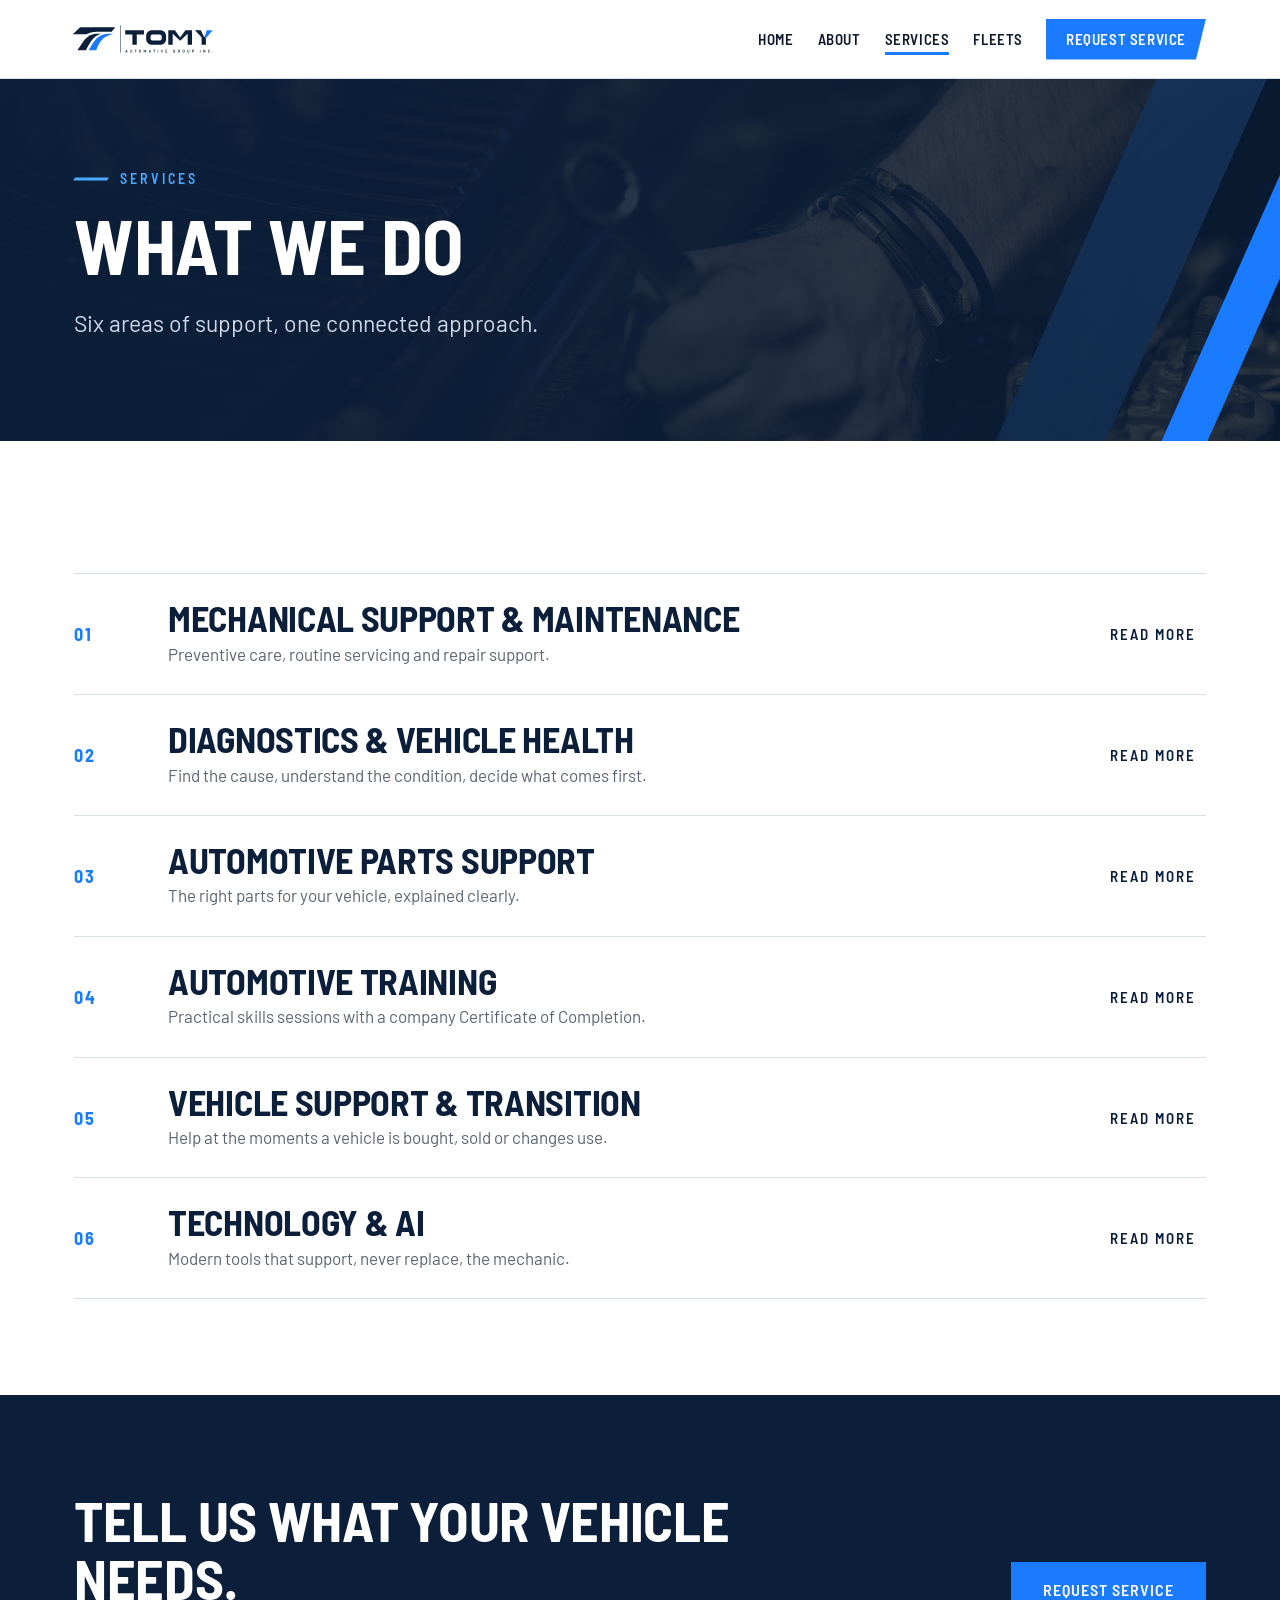
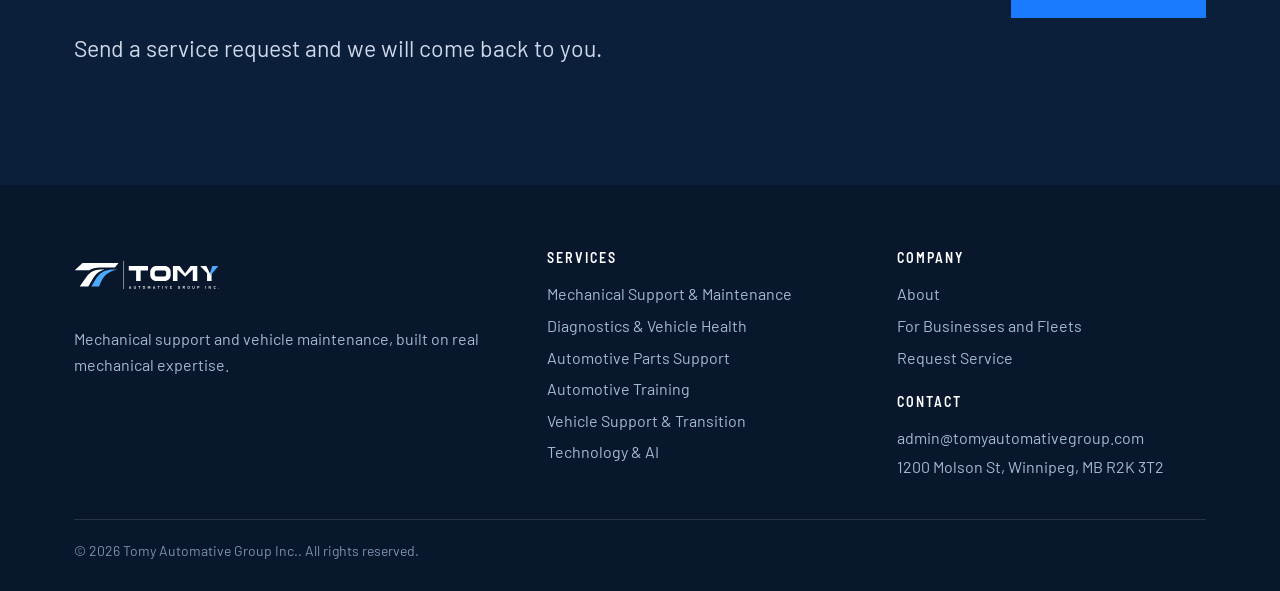
<file: services.html>
<!doctype html><html lang="en"><head><meta charset="utf-8"><meta name="viewport" content="width=device-width,initial-scale=1">
<title>Services | Tomy Automative Group Inc.</title><meta name="description" content="Mechanical support, diagnostics, parts support, training, vehicle support and technology from Tomy Automative Group Inc.">
<link rel="icon" type="image/png" href="assets/favicon-32.png"><link rel="apple-touch-icon" href="assets/apple-touch-icon.png">
<meta property="og:title" content="Services | Tomy Automative Group Inc."><meta property="og:description" content="Mechanical support, diagnostics, parts support, training, vehicle support and technology from Tomy Automative Group Inc."><meta name="theme-color" content="#0B1F3A">
<link rel="preconnect" href="https://fonts.googleapis.com"><link rel="preconnect" href="https://fonts.gstatic.com" crossorigin>
<link href="https://fonts.googleapis.com/css2?family=Barlow:wght@400;500;600&family=Barlow+Semi+Condensed:wght@600;700&display=swap" rel="stylesheet">
<link rel="stylesheet" href="style.css"></head><body>
<a class="skip" href="#main">Skip to content</a>
<header class="top"><div class="wrap head">
<a class="brand" href="./" aria-label="Tomy Automative Group Inc., home"><img src="assets/Tomy_Logo_Horizontal_Colour.svg" alt="Tomy Automative Group Inc."></a>
<button class="burger" aria-expanded="false" aria-controls="nav">Menu</button>
<nav class="nav" id="nav" aria-label="Main"><a href="./">Home</a><a href="about">About</a><a href="services" aria-current="page">Services</a><a href="fleets">Fleets</a><a class="cta" href="contact">Request Service</a></nav>
</div></header><main id="main"><section class="pagehead"><i class="stripe c"></i><i class="stripe a"></i><i class="stripe b"></i><div class="wrap"><span class="kicker">Services</span><h1>What we do</h1><p class=lede>Six areas of support, one connected approach.</p></div></section>
<section><div class="wrap"><div class="rows rv"><a class="row" href="mechanical-support"><span class="n">01</span><div><h3>Mechanical Support & Maintenance</h3><p>Preventive care, routine servicing and repair support.</p></div><span class="go">Read more</span></a><a class="row" href="diagnostics"><span class="n">02</span><div><h3>Diagnostics & Vehicle Health</h3><p>Find the cause, understand the condition, decide what comes first.</p></div><span class="go">Read more</span></a><a class="row" href="parts-support"><span class="n">03</span><div><h3>Automotive Parts Support</h3><p>The right parts for your vehicle, explained clearly.</p></div><span class="go">Read more</span></a><a class="row" href="training"><span class="n">04</span><div><h3>Automotive Training</h3><p>Practical skills sessions with a company Certificate of Completion.</p></div><span class="go">Read more</span></a><a class="row" href="vehicle-support"><span class="n">05</span><div><h3>Vehicle Support & Transition</h3><p>Help at the moments a vehicle is bought, sold or changes use.</p></div><span class="go">Read more</span></a><a class="row" href="technology"><span class="n">06</span><div><h3>Technology & AI</h3><p>Modern tools that support, never replace, the mechanic.</p></div><span class="go">Read more</span></a></div></div></section><section class="s-navy"><div class="wrap band"><div class="rv"><h2>Tell us what your vehicle needs.</h2><p class="lede">Send a service request and we will come back to you.</p></div><div class="btns rv"><a class="btn solid" href="contact">Request service</a></div></div></section></main><footer><div class="wrap"><div class="grid">
<div><img src="assets/Tomy_Logo_Horizontal_Reversed.svg" alt="Tomy Automative Group Inc."><p style="margin-top:18px;max-width:26em">Mechanical support and vehicle maintenance, built on real mechanical expertise.</p></div>
<div><h4>Services</h4><a href="mechanical-support">Mechanical Support & Maintenance</a><a href="diagnostics">Diagnostics & Vehicle Health</a><a href="parts-support">Automotive Parts Support</a><a href="training">Automotive Training</a><a href="vehicle-support">Vehicle Support & Transition</a><a href="technology">Technology & AI</a></div>
<div><h4>Company</h4><a href="about">About</a><a href="fleets">For Businesses and Fleets</a><a href="contact">Request Service</a><h4 style="margin-top:20px">Contact</h4><a href="mailto:admin@tomyautomativegroup.com">admin@tomyautomativegroup.com</a><span>1200 Molson St, Winnipeg, MB R2K 3T2</span></div>
</div><div class="legal">&copy; 2026 Tomy Automative Group Inc.. All rights reserved.</div></div></footer>
<script src="app.js"></script></body></html>
</file>
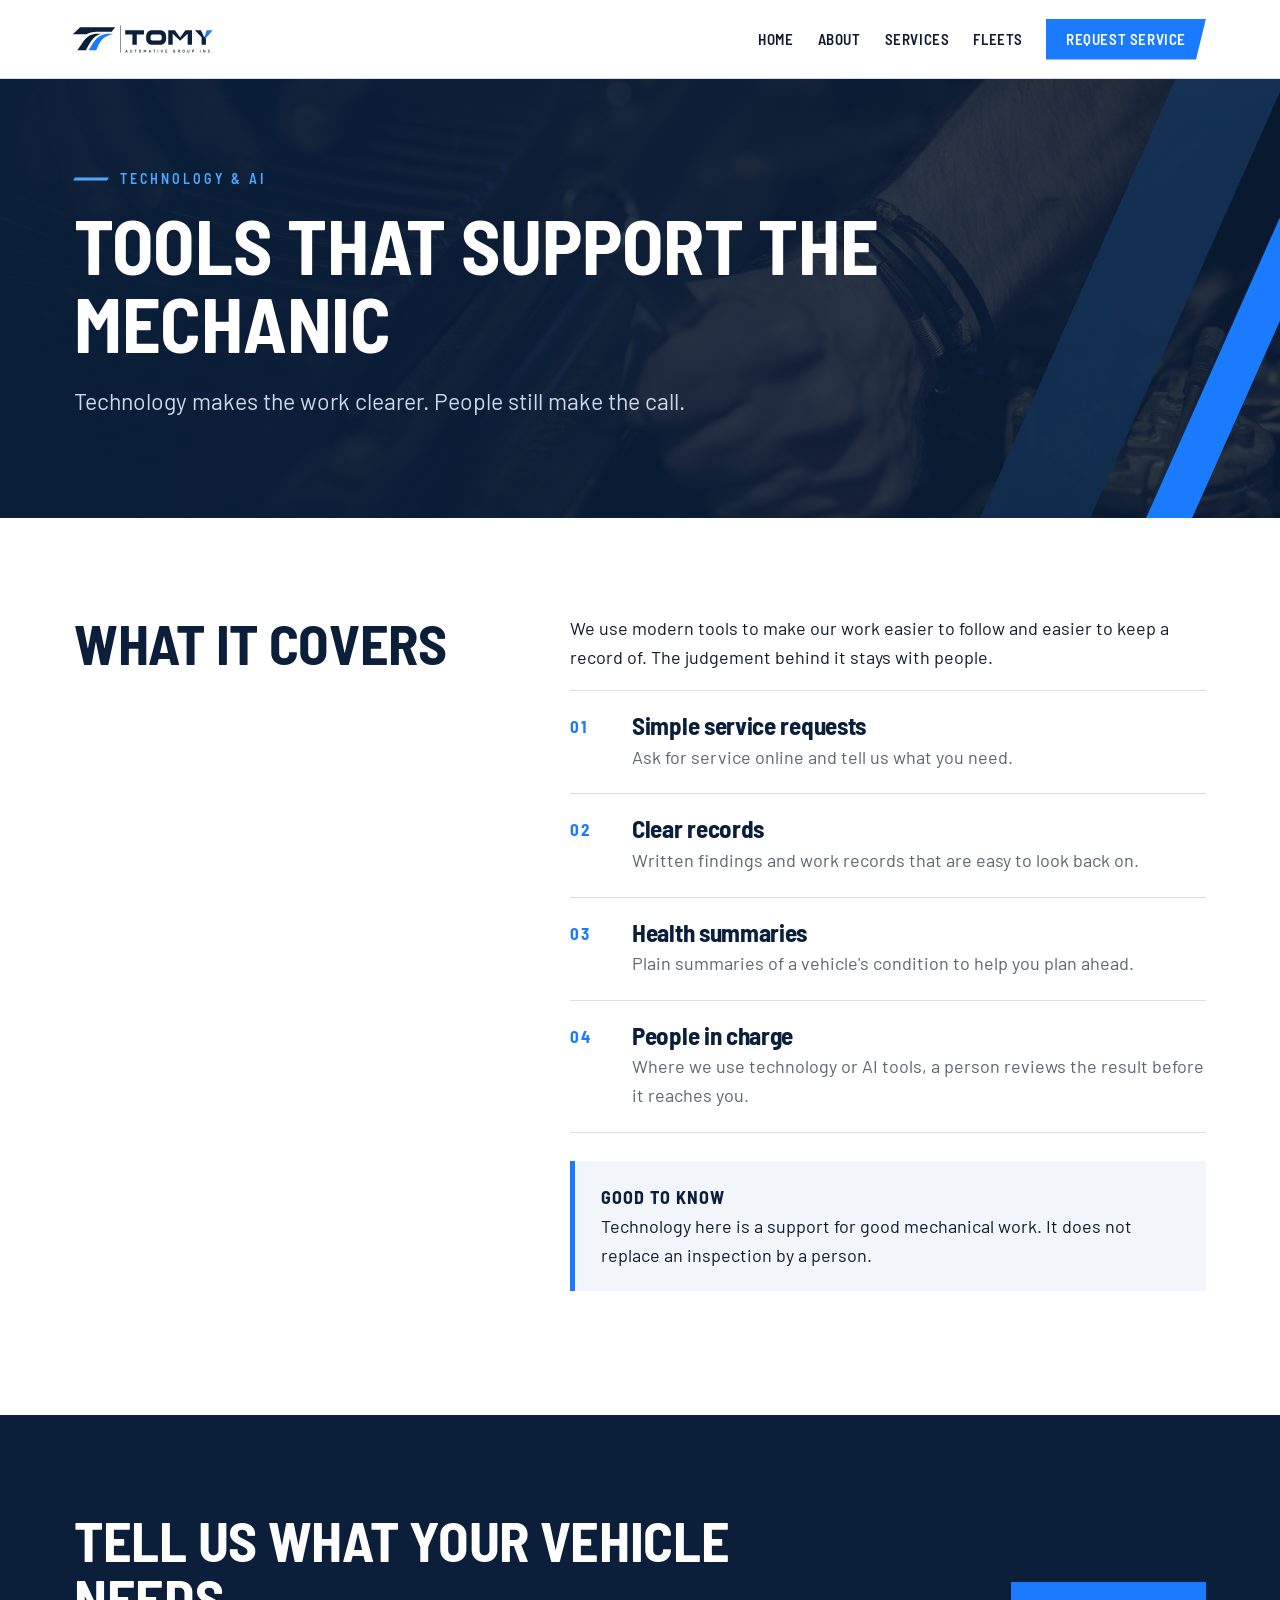
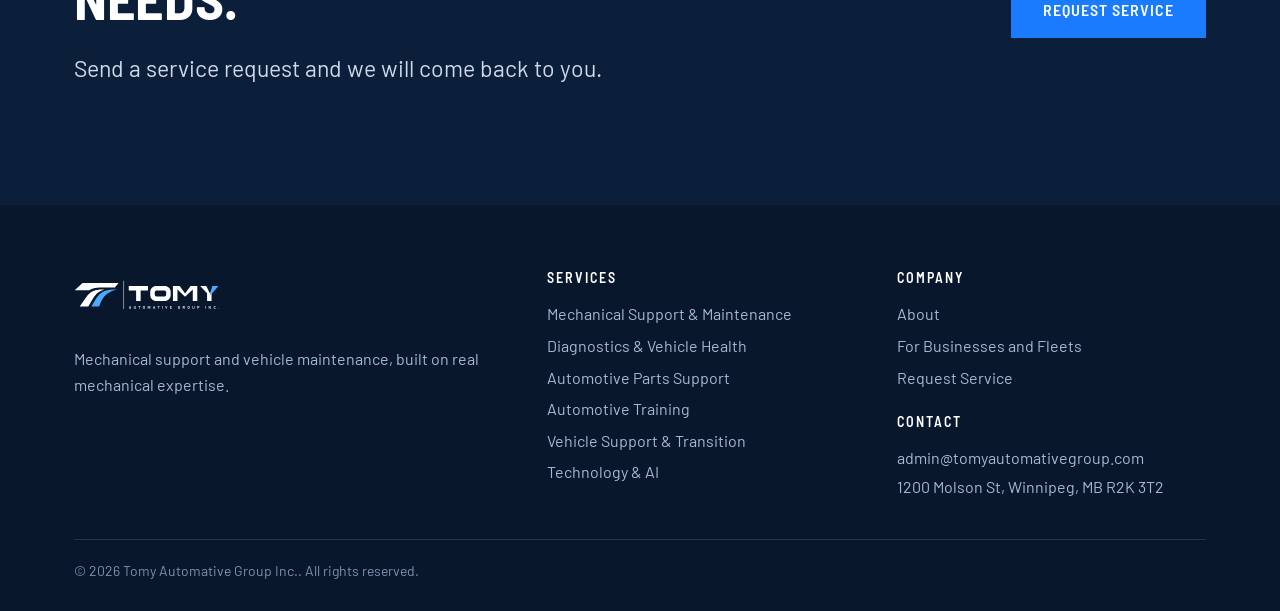
<file: technology.html>
<!doctype html><html lang="en"><head><meta charset="utf-8"><meta name="viewport" content="width=device-width,initial-scale=1">
<title>Technology & AI | Tomy Automative Group Inc.</title><meta name="description" content="How Tomy Automative Group Inc. uses technology to support mechanical work.">
<link rel="icon" type="image/png" href="assets/favicon-32.png"><link rel="apple-touch-icon" href="assets/apple-touch-icon.png">
<meta property="og:title" content="Technology & AI | Tomy Automative Group Inc."><meta property="og:description" content="How Tomy Automative Group Inc. uses technology to support mechanical work."><meta name="theme-color" content="#0B1F3A">
<link rel="preconnect" href="https://fonts.googleapis.com"><link rel="preconnect" href="https://fonts.gstatic.com" crossorigin>
<link href="https://fonts.googleapis.com/css2?family=Barlow:wght@400;500;600&family=Barlow+Semi+Condensed:wght@600;700&display=swap" rel="stylesheet">
<link rel="stylesheet" href="style.css"></head><body>
<a class="skip" href="#main">Skip to content</a>
<header class="top"><div class="wrap head">
<a class="brand" href="./" aria-label="Tomy Automative Group Inc., home"><img src="assets/Tomy_Logo_Horizontal_Colour.svg" alt="Tomy Automative Group Inc."></a>
<button class="burger" aria-expanded="false" aria-controls="nav">Menu</button>
<nav class="nav" id="nav" aria-label="Main"><a href="./">Home</a><a href="about">About</a><a href="services">Services</a><a href="fleets">Fleets</a><a class="cta" href="contact">Request Service</a></nav>
</div></header><main id="main"><section class="pagehead"><i class="stripe c"></i><i class="stripe a"></i><i class="stripe b"></i><div class="wrap"><span class="kicker">Technology & AI</span><h1>Tools that support the mechanic</h1><p class=lede>Technology makes the work clearer. People still make the call.</p></div></section>
<section><div class="wrap split"><h2 class="rv">What it covers</h2><div>
<p class="rv prose">We use modern tools to make our work easier to follow and easier to keep a record of. The judgement behind it stays with people.</p>
<div class="list rv"><div><h3>Simple service requests</h3><p>Ask for service online and tell us what you need.</p></div><div><h3>Clear records</h3><p>Written findings and work records that are easy to look back on.</p></div><div><h3>Health summaries</h3><p>Plain summaries of a vehicle's condition to help you plan ahead.</p></div><div><h3>People in charge</h3><p>Where we use technology or AI tools, a person reviews the result before it reaches you.</p></div></div>
<div class="note rv"><b>Good to know</b><br>Technology here is a support for good mechanical work. It does not replace an inspection by a person.</div></div></div></section><section class="s-navy"><div class="wrap band"><div class="rv"><h2>Tell us what your vehicle needs.</h2><p class="lede">Send a service request and we will come back to you.</p></div><div class="btns rv"><a class="btn solid" href="contact">Request service</a></div></div></section></main><footer><div class="wrap"><div class="grid">
<div><img src="assets/Tomy_Logo_Horizontal_Reversed.svg" alt="Tomy Automative Group Inc."><p style="margin-top:18px;max-width:26em">Mechanical support and vehicle maintenance, built on real mechanical expertise.</p></div>
<div><h4>Services</h4><a href="mechanical-support">Mechanical Support & Maintenance</a><a href="diagnostics">Diagnostics & Vehicle Health</a><a href="parts-support">Automotive Parts Support</a><a href="training">Automotive Training</a><a href="vehicle-support">Vehicle Support & Transition</a><a href="technology">Technology & AI</a></div>
<div><h4>Company</h4><a href="about">About</a><a href="fleets">For Businesses and Fleets</a><a href="contact">Request Service</a><h4 style="margin-top:20px">Contact</h4><a href="mailto:admin@tomyautomativegroup.com">admin@tomyautomativegroup.com</a><span>1200 Molson St, Winnipeg, MB R2K 3T2</span></div>
</div><div class="legal">&copy; 2026 Tomy Automative Group Inc.. All rights reserved.</div></div></footer>
<script src="app.js"></script></body></html>
</file>
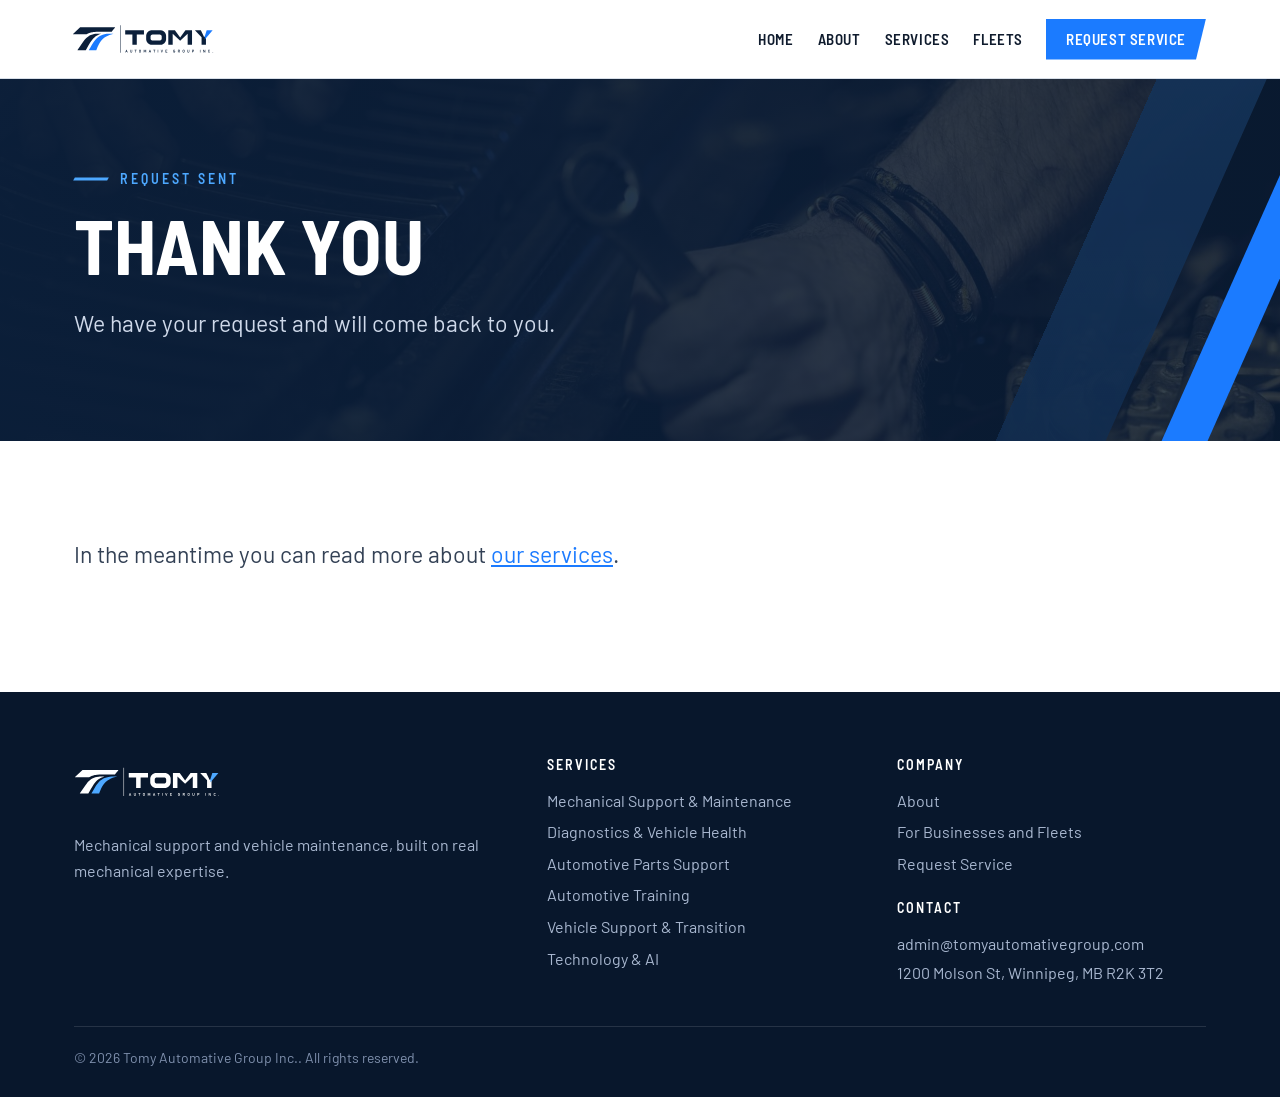
<file: thanks.html>
<!doctype html><html lang="en"><head><meta charset="utf-8"><meta name="viewport" content="width=device-width,initial-scale=1">
<title>Thank you | Tomy Automative Group Inc.</title><meta name="description" content="Your request has been sent.">
<link rel="icon" type="image/png" href="assets/favicon-32.png"><link rel="apple-touch-icon" href="assets/apple-touch-icon.png">
<meta property="og:title" content="Thank you | Tomy Automative Group Inc."><meta property="og:description" content="Your request has been sent."><meta name="theme-color" content="#0B1F3A">
<link rel="preconnect" href="https://fonts.googleapis.com"><link rel="preconnect" href="https://fonts.gstatic.com" crossorigin>
<link href="https://fonts.googleapis.com/css2?family=Barlow:wght@400;500;600&family=Barlow+Semi+Condensed:wght@600;700&display=swap" rel="stylesheet">
<link rel="stylesheet" href="style.css"></head><body>
<a class="skip" href="#main">Skip to content</a>
<header class="top"><div class="wrap head">
<a class="brand" href="./" aria-label="Tomy Automative Group Inc., home"><img src="assets/Tomy_Logo_Horizontal_Colour.svg" alt="Tomy Automative Group Inc."></a>
<button class="burger" aria-expanded="false" aria-controls="nav">Menu</button>
<nav class="nav" id="nav" aria-label="Main"><a href="./">Home</a><a href="about">About</a><a href="services">Services</a><a href="fleets">Fleets</a><a class="cta" href="contact">Request Service</a></nav>
</div></header><main id="main"><section class="pagehead"><i class="stripe c"></i><i class="stripe a"></i><i class="stripe b"></i><div class="wrap"><span class="kicker">Request sent</span><h1>Thank you</h1><p class=lede>We have your request and will come back to you.</p></div></section>
<section><div class="wrap"><p class="lede">In the meantime you can read more about <a href="services">our services</a>.</p></div></section></main><footer><div class="wrap"><div class="grid">
<div><img src="assets/Tomy_Logo_Horizontal_Reversed.svg" alt="Tomy Automative Group Inc."><p style="margin-top:18px;max-width:26em">Mechanical support and vehicle maintenance, built on real mechanical expertise.</p></div>
<div><h4>Services</h4><a href="mechanical-support">Mechanical Support & Maintenance</a><a href="diagnostics">Diagnostics & Vehicle Health</a><a href="parts-support">Automotive Parts Support</a><a href="training">Automotive Training</a><a href="vehicle-support">Vehicle Support & Transition</a><a href="technology">Technology & AI</a></div>
<div><h4>Company</h4><a href="about">About</a><a href="fleets">For Businesses and Fleets</a><a href="contact">Request Service</a><h4 style="margin-top:20px">Contact</h4><a href="mailto:admin@tomyautomativegroup.com">admin@tomyautomativegroup.com</a><span>1200 Molson St, Winnipeg, MB R2K 3T2</span></div>
</div><div class="legal">&copy; 2026 Tomy Automative Group Inc.. All rights reserved.</div></div></footer>
<script src="app.js"></script></body></html>
</file>
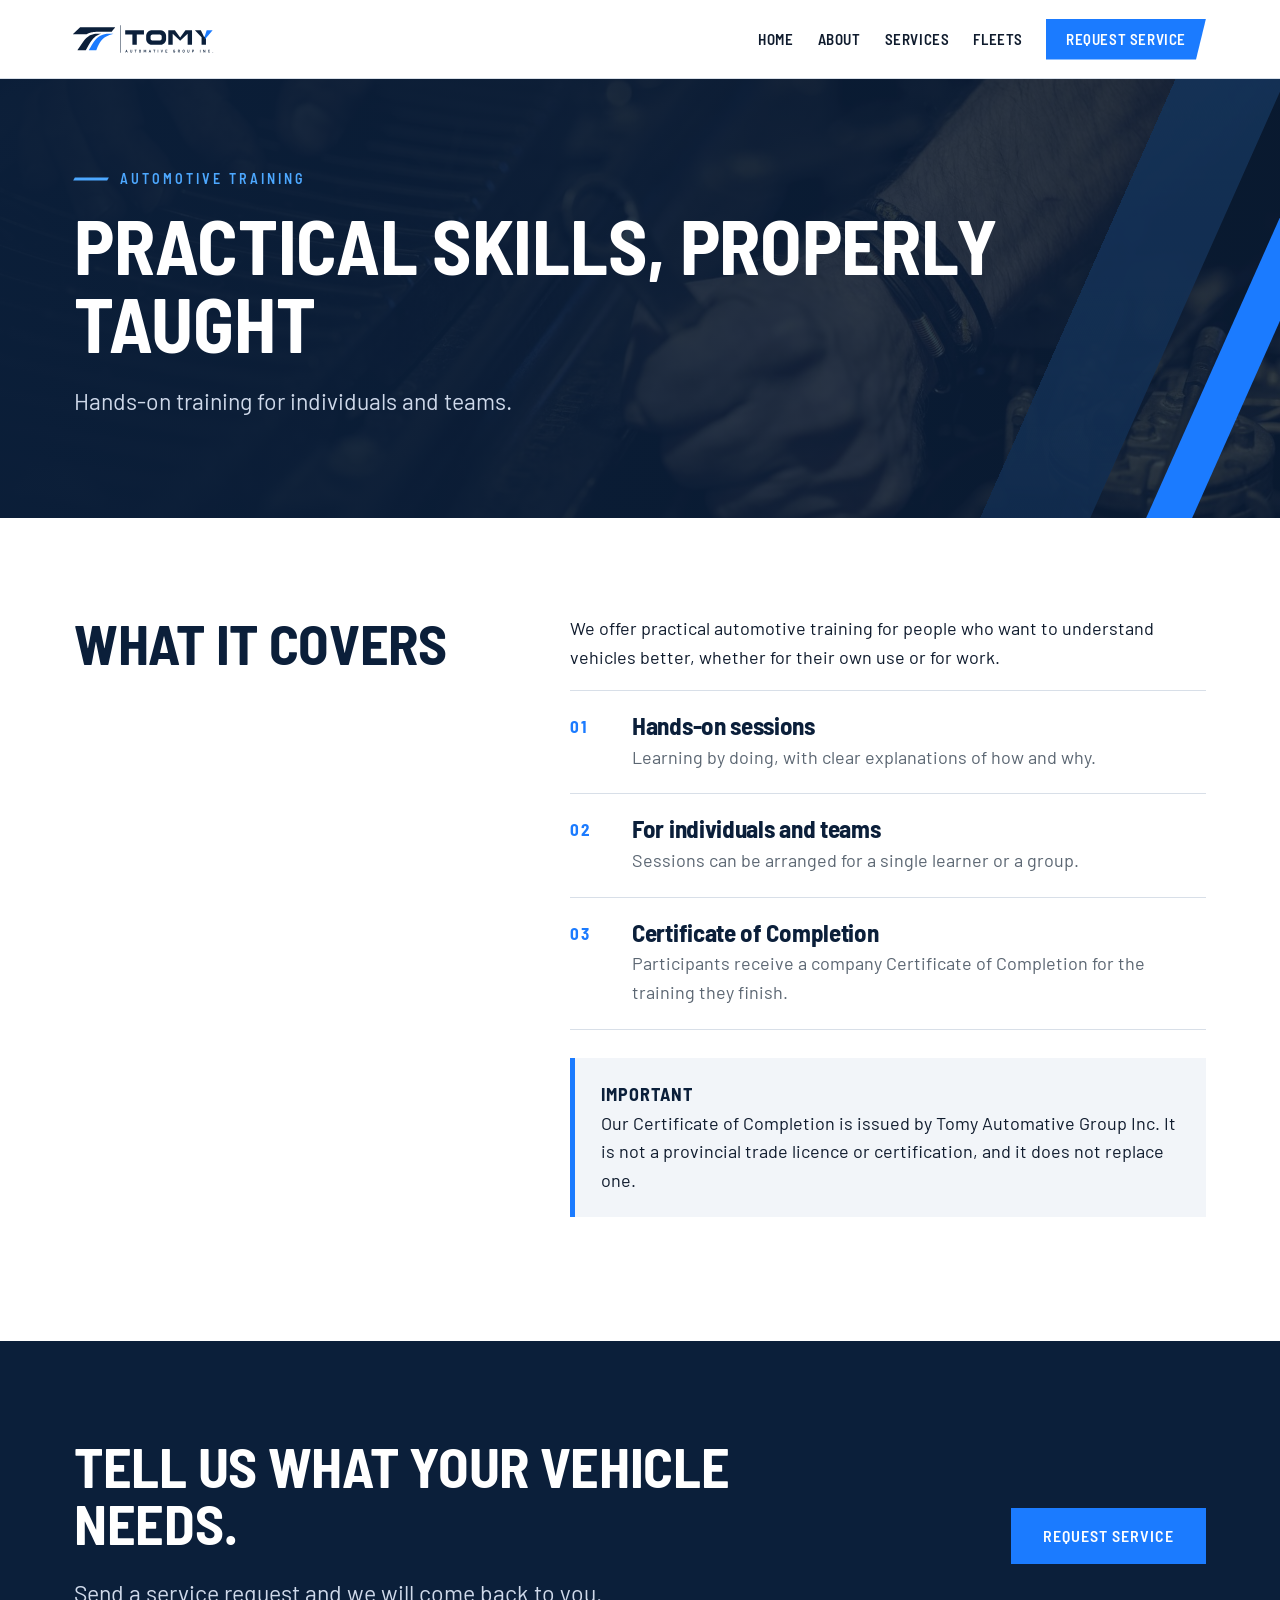
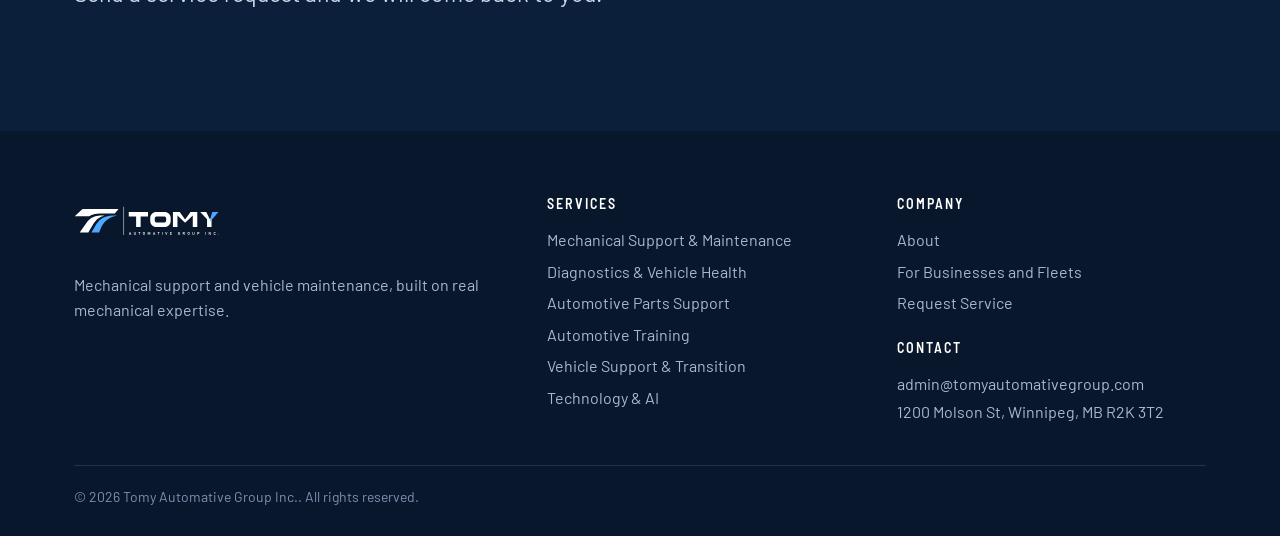
<file: training.html>
<!doctype html><html lang="en"><head><meta charset="utf-8"><meta name="viewport" content="width=device-width,initial-scale=1">
<title>Automotive Training | Tomy Automative Group Inc.</title><meta name="description" content="Practical automotive training with a company Certificate of Completion from Tomy Automative Group Inc.">
<link rel="icon" type="image/png" href="assets/favicon-32.png"><link rel="apple-touch-icon" href="assets/apple-touch-icon.png">
<meta property="og:title" content="Automotive Training | Tomy Automative Group Inc."><meta property="og:description" content="Practical automotive training with a company Certificate of Completion from Tomy Automative Group Inc."><meta name="theme-color" content="#0B1F3A">
<link rel="preconnect" href="https://fonts.googleapis.com"><link rel="preconnect" href="https://fonts.gstatic.com" crossorigin>
<link href="https://fonts.googleapis.com/css2?family=Barlow:wght@400;500;600&family=Barlow+Semi+Condensed:wght@600;700&display=swap" rel="stylesheet">
<link rel="stylesheet" href="style.css"></head><body>
<a class="skip" href="#main">Skip to content</a>
<header class="top"><div class="wrap head">
<a class="brand" href="./" aria-label="Tomy Automative Group Inc., home"><img src="assets/Tomy_Logo_Horizontal_Colour.svg" alt="Tomy Automative Group Inc."></a>
<button class="burger" aria-expanded="false" aria-controls="nav">Menu</button>
<nav class="nav" id="nav" aria-label="Main"><a href="./">Home</a><a href="about">About</a><a href="services">Services</a><a href="fleets">Fleets</a><a class="cta" href="contact">Request Service</a></nav>
</div></header><main id="main"><section class="pagehead"><i class="stripe c"></i><i class="stripe a"></i><i class="stripe b"></i><div class="wrap"><span class="kicker">Automotive Training</span><h1>Practical skills, properly taught</h1><p class=lede>Hands-on training for individuals and teams.</p></div></section>
<section><div class="wrap split"><h2 class="rv">What it covers</h2><div>
<p class="rv prose">We offer practical automotive training for people who want to understand vehicles better, whether for their own use or for work.</p>
<div class="list rv"><div><h3>Hands-on sessions</h3><p>Learning by doing, with clear explanations of how and why.</p></div><div><h3>For individuals and teams</h3><p>Sessions can be arranged for a single learner or a group.</p></div><div><h3>Certificate of Completion</h3><p>Participants receive a company Certificate of Completion for the training they finish.</p></div></div>
<div class="note rv"><b>Important</b><br>Our Certificate of Completion is issued by Tomy Automative Group Inc. It is not a provincial trade licence or certification, and it does not replace one.</div></div></div></section><section class="s-navy"><div class="wrap band"><div class="rv"><h2>Tell us what your vehicle needs.</h2><p class="lede">Send a service request and we will come back to you.</p></div><div class="btns rv"><a class="btn solid" href="contact">Request service</a></div></div></section></main><footer><div class="wrap"><div class="grid">
<div><img src="assets/Tomy_Logo_Horizontal_Reversed.svg" alt="Tomy Automative Group Inc."><p style="margin-top:18px;max-width:26em">Mechanical support and vehicle maintenance, built on real mechanical expertise.</p></div>
<div><h4>Services</h4><a href="mechanical-support">Mechanical Support & Maintenance</a><a href="diagnostics">Diagnostics & Vehicle Health</a><a href="parts-support">Automotive Parts Support</a><a href="training">Automotive Training</a><a href="vehicle-support">Vehicle Support & Transition</a><a href="technology">Technology & AI</a></div>
<div><h4>Company</h4><a href="about">About</a><a href="fleets">For Businesses and Fleets</a><a href="contact">Request Service</a><h4 style="margin-top:20px">Contact</h4><a href="mailto:admin@tomyautomativegroup.com">admin@tomyautomativegroup.com</a><span>1200 Molson St, Winnipeg, MB R2K 3T2</span></div>
</div><div class="legal">&copy; 2026 Tomy Automative Group Inc.. All rights reserved.</div></div></footer>
<script src="app.js"></script></body></html>
</file>
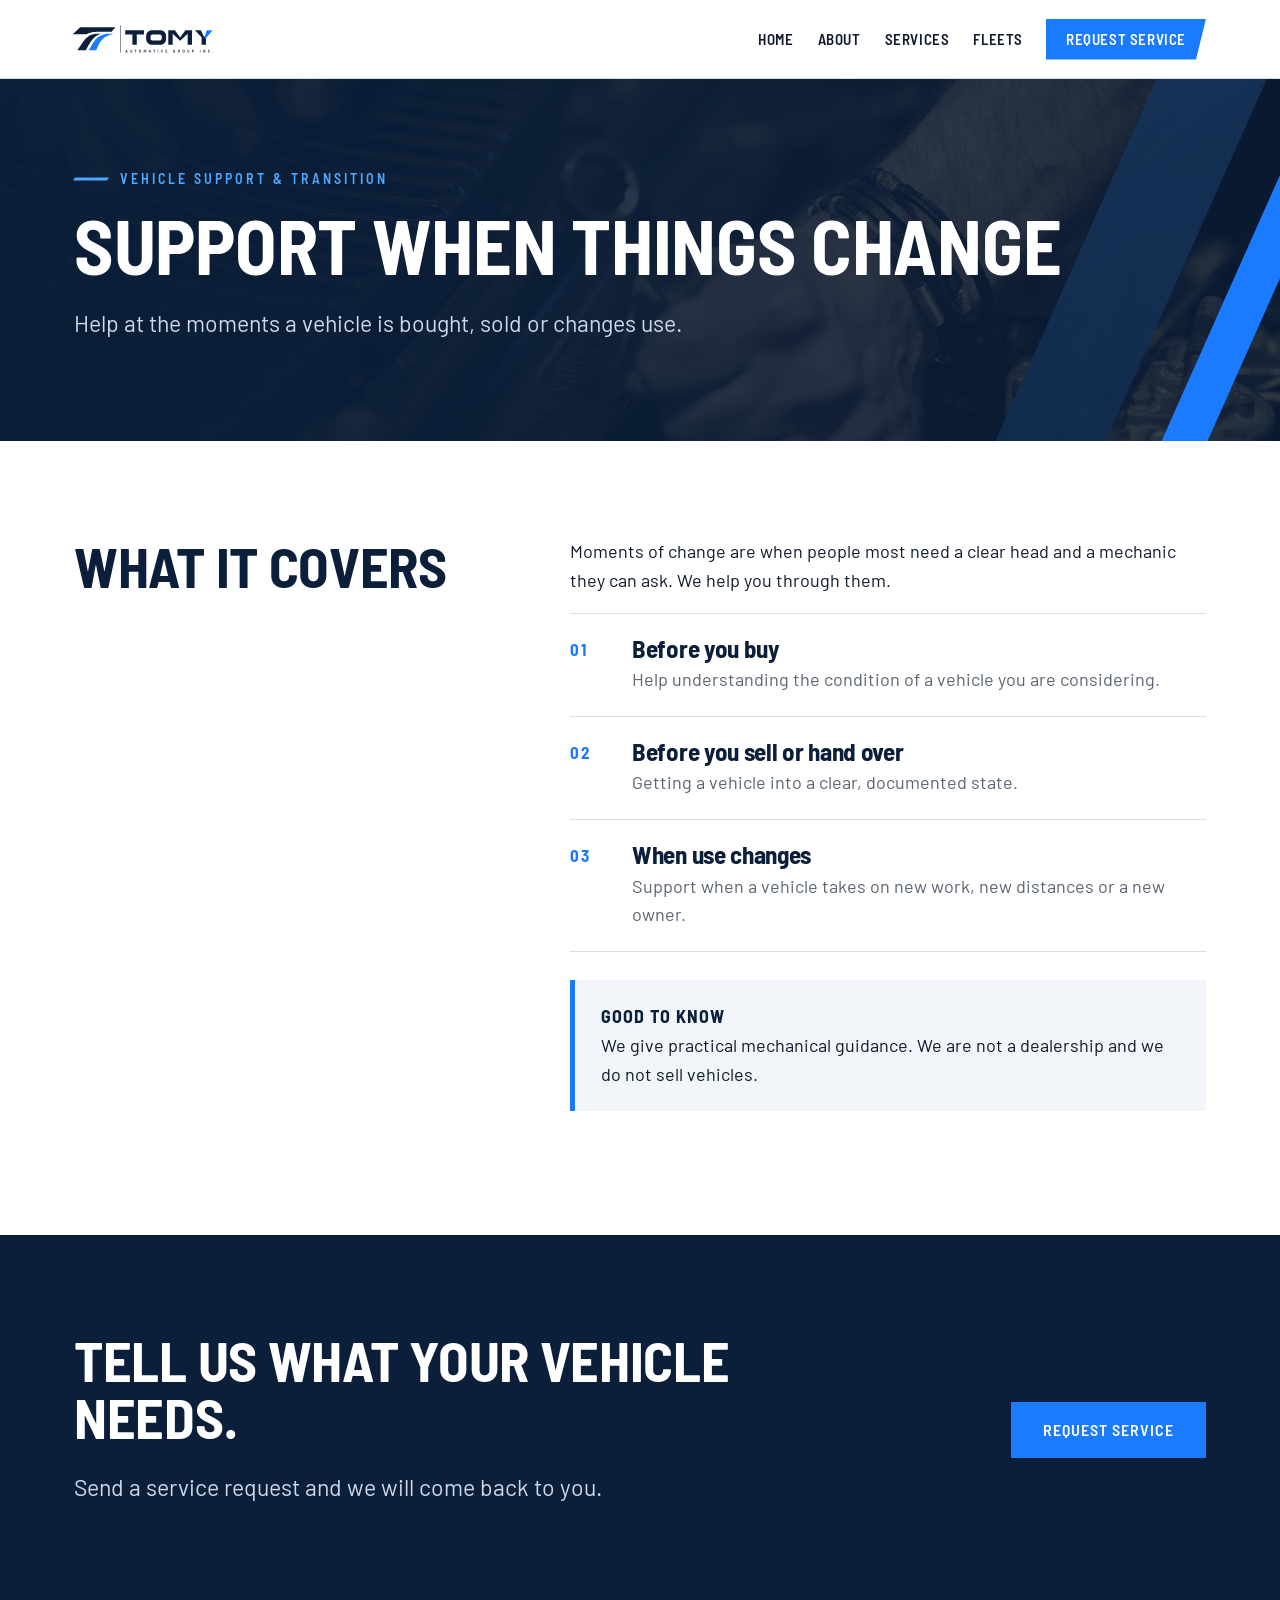
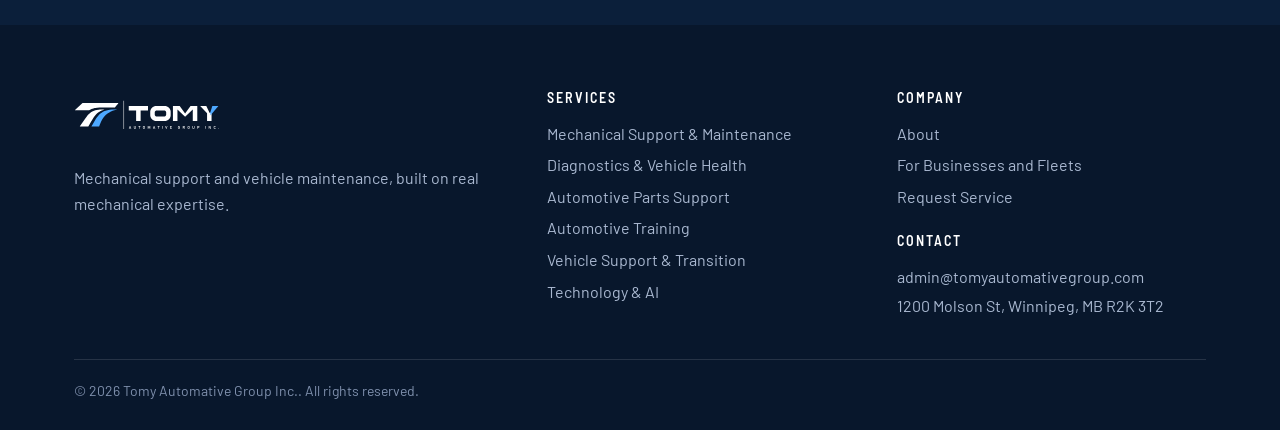
<file: vehicle-support.html>
<!doctype html><html lang="en"><head><meta charset="utf-8"><meta name="viewport" content="width=device-width,initial-scale=1">
<title>Vehicle Support & Transition | Tomy Automative Group Inc.</title><meta name="description" content="Practical vehicle support when a vehicle is bought, sold or changes use, from Tomy Automative Group Inc.">
<link rel="icon" type="image/png" href="assets/favicon-32.png"><link rel="apple-touch-icon" href="assets/apple-touch-icon.png">
<meta property="og:title" content="Vehicle Support & Transition | Tomy Automative Group Inc."><meta property="og:description" content="Practical vehicle support when a vehicle is bought, sold or changes use, from Tomy Automative Group Inc."><meta name="theme-color" content="#0B1F3A">
<link rel="preconnect" href="https://fonts.googleapis.com"><link rel="preconnect" href="https://fonts.gstatic.com" crossorigin>
<link href="https://fonts.googleapis.com/css2?family=Barlow:wght@400;500;600&family=Barlow+Semi+Condensed:wght@600;700&display=swap" rel="stylesheet">
<link rel="stylesheet" href="style.css"></head><body>
<a class="skip" href="#main">Skip to content</a>
<header class="top"><div class="wrap head">
<a class="brand" href="./" aria-label="Tomy Automative Group Inc., home"><img src="assets/Tomy_Logo_Horizontal_Colour.svg" alt="Tomy Automative Group Inc."></a>
<button class="burger" aria-expanded="false" aria-controls="nav">Menu</button>
<nav class="nav" id="nav" aria-label="Main"><a href="./">Home</a><a href="about">About</a><a href="services">Services</a><a href="fleets">Fleets</a><a class="cta" href="contact">Request Service</a></nav>
</div></header><main id="main"><section class="pagehead"><i class="stripe c"></i><i class="stripe a"></i><i class="stripe b"></i><div class="wrap"><span class="kicker">Vehicle Support & Transition</span><h1>Support when things change</h1><p class=lede>Help at the moments a vehicle is bought, sold or changes use.</p></div></section>
<section><div class="wrap split"><h2 class="rv">What it covers</h2><div>
<p class="rv prose">Moments of change are when people most need a clear head and a mechanic they can ask. We help you through them.</p>
<div class="list rv"><div><h3>Before you buy</h3><p>Help understanding the condition of a vehicle you are considering.</p></div><div><h3>Before you sell or hand over</h3><p>Getting a vehicle into a clear, documented state.</p></div><div><h3>When use changes</h3><p>Support when a vehicle takes on new work, new distances or a new owner.</p></div></div>
<div class="note rv"><b>Good to know</b><br>We give practical mechanical guidance. We are not a dealership and we do not sell vehicles.</div></div></div></section><section class="s-navy"><div class="wrap band"><div class="rv"><h2>Tell us what your vehicle needs.</h2><p class="lede">Send a service request and we will come back to you.</p></div><div class="btns rv"><a class="btn solid" href="contact">Request service</a></div></div></section></main><footer><div class="wrap"><div class="grid">
<div><img src="assets/Tomy_Logo_Horizontal_Reversed.svg" alt="Tomy Automative Group Inc."><p style="margin-top:18px;max-width:26em">Mechanical support and vehicle maintenance, built on real mechanical expertise.</p></div>
<div><h4>Services</h4><a href="mechanical-support">Mechanical Support & Maintenance</a><a href="diagnostics">Diagnostics & Vehicle Health</a><a href="parts-support">Automotive Parts Support</a><a href="training">Automotive Training</a><a href="vehicle-support">Vehicle Support & Transition</a><a href="technology">Technology & AI</a></div>
<div><h4>Company</h4><a href="about">About</a><a href="fleets">For Businesses and Fleets</a><a href="contact">Request Service</a><h4 style="margin-top:20px">Contact</h4><a href="mailto:admin@tomyautomativegroup.com">admin@tomyautomativegroup.com</a><span>1200 Molson St, Winnipeg, MB R2K 3T2</span></div>
</div><div class="legal">&copy; 2026 Tomy Automative Group Inc.. All rights reserved.</div></div></footer>
<script src="app.js"></script></body></html>
</file>
<file: style.css>
/* Tomy Automative Group Inc. Deep navy, electric blue, condensed industrial type. Lane-line motif from the road T. */
:root{
  --navy:#0B1F3A; --navy-2:#102a4d; --blue:#1B7BFF; --sky:#4DA8FF; --ink:#0F1B2D; --grey:#5B6672; --line:#D8DFE8; --pale:#F2F5F9; --white:#fff;
  --head:"Barlow Semi Condensed","Bahnschrift","Arial Narrow",Arial,sans-serif; --body:"Barlow","Segoe UI",system-ui,Arial,sans-serif; --wrap:1180px;
}
*{box-sizing:border-box}
html{scroll-behavior:smooth}
body{margin:0;font:18px/1.6 var(--body);color:var(--ink);background:#fff;-webkit-font-smoothing:antialiased}
img,svg{max-width:100%}
a{color:var(--blue)}
.wrap{width:100%;max-width:var(--wrap);margin:0 auto;padding:0 24px}
.skip{position:absolute;left:-999px;top:0;background:var(--blue);color:#fff;padding:10px 16px;z-index:99}
.skip:focus{left:12px;top:12px}

/* header */
.top{position:sticky;top:0;z-index:30;background:rgba(255,255,255,.96);backdrop-filter:blur(8px);border-bottom:1px solid var(--line);transition:box-shadow .3s}
.top.scrolled{box-shadow:0 6px 24px rgba(11,31,58,.08)}
.head{display:flex;align-items:center;justify-content:space-between;gap:24px;height:78px}
.brand img{height:54px;width:auto;display:block;margin-left:-10px}
.nav{display:flex;gap:2px;align-items:center}
.nav a{text-decoration:none;color:var(--ink);font:600 15px/1 var(--head);letter-spacing:.6px;text-transform:uppercase;padding:12px 11px;position:relative}
.nav a::after{content:"";position:absolute;left:11px;right:11px;bottom:4px;height:3px;background:var(--blue);transform:scaleX(0);transform-origin:left;transition:transform .25s}
.nav a:hover::after,.nav a[aria-current="page"]::after{transform:scaleX(1)}
.nav .cta{background:var(--blue);color:#fff;margin-left:10px;padding:13px 20px;clip-path:polygon(0 0,100% 0,calc(100% - 10px) 100%,0 100%)}
.nav .cta::after{display:none}
.nav .cta:hover{background:var(--navy)}
.burger{display:none;background:none;border:2px solid var(--navy);padding:9px 14px;font:600 14px var(--head);letter-spacing:1px;text-transform:uppercase;color:var(--navy);cursor:pointer}

/* type */
h1,h2,h3{font-family:var(--head);color:var(--navy);line-height:1.02;font-weight:700;margin:0 0 .45em;letter-spacing:-.3px}
h1{font-size:clamp(46px,7.4vw,96px);text-transform:uppercase}
h2{font-size:clamp(34px,4.6vw,56px);text-transform:uppercase}
h3{font-size:26px}
p{margin:0 0 1em}
.lede{font-size:clamp(19px,2.1vw,23px);line-height:1.55;color:#334155;max-width:36em}
.kicker{display:inline-block;font:600 14px/1 var(--head);letter-spacing:3px;text-transform:uppercase;color:var(--blue);margin-bottom:20px;padding-left:46px;position:relative}
.kicker::before{content:"";position:absolute;left:0;top:50%;width:34px;height:3px;background:var(--blue);transform:translateY(-50%) skewX(-30deg)}

/* sections */
section{padding:96px 0}
.s-pale{background:var(--pale)}
.s-navy{background:var(--navy);color:#cfd9ea;position:relative;overflow:hidden}
.s-navy h2,.s-navy h3{color:#fff}
.s-navy .lede{color:#cfd9ea}
.s-navy .kicker{color:var(--sky)}.s-navy .kicker::before{background:var(--sky)}
.s-navy a{color:#fff}

/* hero */
.hero{background:var(--navy);color:#fff;padding:0;position:relative;overflow:hidden;min-height:640px;display:flex;align-items:center}
.hero .wrap{position:relative;z-index:2;padding-top:100px;padding-bottom:140px}
.hero h1{color:#fff;max-width:11em}
.hero h1 em{font-style:normal;color:var(--sky)}
.hero .lede{color:#cfd9ea;max-width:34em;margin-top:8px}
.btns{display:flex;gap:14px;flex-wrap:wrap;margin-top:36px}
.btn{display:inline-block;text-decoration:none;font:600 16px/1 var(--head);letter-spacing:1px;text-transform:uppercase;padding:18px 30px;border:2px solid var(--navy);color:var(--navy);transition:background .25s,color .25s,transform .25s}
.btn:hover{background:var(--navy);color:#fff;transform:translateY(-2px)}
.btn.solid{background:var(--blue);border-color:var(--blue);color:#fff}
.btn.solid:hover{background:#fff;border-color:#fff;color:var(--navy)}
.hero .btn,.s-navy .btn{border-color:#fff;color:#fff}
.hero .btn:hover,.s-navy .btn:hover{background:#fff;color:var(--navy)}
.hero .btn.solid,.s-navy .btn.solid{background:var(--blue);border-color:var(--blue);color:#fff}
.hero .btn.solid:hover,.s-navy .btn.solid:hover{background:#fff;border-color:#fff;color:var(--navy)}
/* road stripes echo the T */
.stripe{position:absolute;top:-10%;height:130%;transform:skewX(-24deg);z-index:1}
.stripe.a{right:12%;width:150px;background:linear-gradient(180deg,#143359,#0f2a4d);opacity:.9;animation:sweep 1.1s cubic-bezier(.2,.7,.2,1) .1s both}
.stripe.b{right:3%;width:70px;background:var(--blue);animation:sweep 1.1s cubic-bezier(.2,.7,.2,1) .3s both}
.stripe.c{right:27%;width:26px;background:var(--sky);opacity:.55;animation:sweep 1.1s cubic-bezier(.2,.7,.2,1) .5s both}
@keyframes sweep{from{transform:skewX(-24deg) translateX(140%);opacity:0}to{transform:skewX(-24deg) translateX(0)}}
.lane{position:absolute;left:0;right:0;bottom:44px;height:6px;z-index:2;background:repeating-linear-gradient(90deg,var(--sky) 0 70px,transparent 70px 140px);opacity:.75;animation:lane 3s linear infinite}
@keyframes lane{from{background-position:0 0}to{background-position:-140px 0}}
.road{position:absolute;left:0;right:0;bottom:0;height:34px;background:#08172c;z-index:1}
.hero .rise{opacity:0;animation:rise .8s cubic-bezier(.2,.7,.2,1) forwards}
.hero .kicker{animation-delay:.1s}.hero h1{animation-delay:.25s}.hero .lede{animation-delay:.45s}.hero .btns{animation-delay:.6s}
@keyframes rise{from{opacity:0;transform:translateY(26px)}to{opacity:1;transform:none}}

/* chain: expertise to mobility */
.chain{display:grid;grid-template-columns:repeat(4,1fr);gap:0;margin-top:44px;counter-reset:c}
.chain div{padding:28px 26px 28px 0;border-top:3px solid var(--navy);position:relative;counter-increment:c}
.chain div::before{content:"0" counter(c);font:700 15px var(--head);letter-spacing:2px;color:var(--blue);display:block;margin-bottom:10px}
.chain div:nth-child(2){border-top-color:#2a4f84}.chain div:nth-child(3){border-top-color:#3f89d6}.chain div:nth-child(4){border-top-color:var(--blue)}
.chain h3{font-size:24px;margin-bottom:6px}
.chain p{color:var(--grey);margin:0;font-size:17px}

/* service rows */
.rows{margin-top:36px;border-top:1px solid var(--line)}
.row{display:grid;grid-template-columns:70px 1fr auto;gap:8px 24px;align-items:center;padding:26px 0;border-bottom:1px solid var(--line);text-decoration:none;color:inherit;position:relative;transition:padding-left .3s,background .3s}
.row::before{content:"";position:absolute;left:0;top:0;bottom:0;width:5px;background:var(--blue);transform:scaleY(0);transform-origin:top;transition:transform .3s}
.row:hover{padding-left:22px;background:var(--pale)}
.row:hover::before{transform:scaleY(1)}
.row .n{font:700 18px var(--head);letter-spacing:2px;color:var(--blue)}
.row h3{margin:0;font-size:clamp(26px,3vw,36px);text-transform:uppercase}
.row p{margin:4px 0 0;color:var(--grey);font-size:17px}
.row .go{font:600 15px var(--head);letter-spacing:2px;text-transform:uppercase;color:var(--navy);padding-right:10px}
.row:hover .go{color:var(--blue)}

/* inner page head */
.pagehead{background:var(--navy);color:#fff;padding:84px 0 76px;position:relative;overflow:hidden}
.pagehead h1{color:#fff;font-size:clamp(40px,6vw,76px);max-width:14em;margin-bottom:.3em}
.pagehead .lede{color:#cfd9ea}
.pagehead .kicker{color:var(--sky)}.pagehead .kicker::before{background:var(--sky)}
.pagehead .stripe.a{right:8%;width:110px}.pagehead .stripe.b{right:0;width:46px}.pagehead .stripe.c{display:none}
.pagehead .wrap{position:relative;z-index:2}

/* content blocks */
.split{display:grid;grid-template-columns:.8fr 1.2fr;gap:72px}
.split h2{position:sticky;top:110px;align-self:start}
.prose{max-width:42em}
.list{border-top:1px solid var(--line);margin:0 0 24px}
.list div{padding:22px 0 22px 62px;border-bottom:1px solid var(--line);position:relative;counter-increment:l}
.list{counter-reset:l}
.list div::before{content:counter(l,decimal-leading-zero);position:absolute;left:0;top:25px;font:700 17px var(--head);letter-spacing:2px;color:var(--blue)}
.list h3{margin:0 0 4px;font-size:25px}
.list p{margin:0;color:var(--grey)}
.note{border-left:5px solid var(--blue);background:var(--pale);padding:22px 26px;margin:28px 0}
.note b{font-family:var(--head);text-transform:uppercase;letter-spacing:1px;color:var(--navy)}
.s-pale .note{background:#fff}

/* contact + form */
.contact{display:grid;grid-template-columns:1.1fr .9fr;gap:64px;align-items:start}
form{display:grid;gap:18px}
label{display:block;font:600 14px var(--head);letter-spacing:1.5px;text-transform:uppercase;color:var(--navy);margin-bottom:6px}
input,select,textarea{width:100%;font:17px var(--body);color:var(--ink);padding:14px 16px;border:2px solid var(--line);background:#fff;border-radius:0}
input:focus,select:focus,textarea:focus{outline:none;border-color:var(--blue)}
textarea{min-height:140px;resize:vertical}
.two{display:grid;grid-template-columns:1fr 1fr;gap:18px}
.hp{position:absolute;left:-9999px}
dl{margin:0}dt{font:600 14px var(--head);letter-spacing:2px;text-transform:uppercase;color:var(--blue);margin-top:24px}dd{margin:4px 0 0;font-size:20px}
.small{font-size:15px;color:var(--grey)}

/* band */
.band{display:grid;grid-template-columns:1.3fr .7fr;gap:48px;align-items:center}
.band .btns{justify-content:flex-end;margin:0}

/* footer */
footer{background:#08172c;color:#a9b8d0;padding:64px 0 28px;font-size:16px}
footer .grid{display:grid;grid-template-columns:1.4fr 1fr 1fr;gap:40px}
footer img{height:52px;width:auto;margin-left:-8px}
footer h4{margin:0 0 12px;font:600 14px var(--head);letter-spacing:2px;text-transform:uppercase;color:#fff}
footer a{color:#a9b8d0;text-decoration:none;display:block;padding:3px 0}
footer a:hover{color:#fff}
.legal{border-top:1px solid rgba(255,255,255,.12);margin-top:40px;padding-top:20px;font-size:14px;color:#7f90ad}

/* reveal */
.rv{opacity:0;transform:translateY(16px);transition:opacity .65s ease,transform .65s ease}
.rv.in{opacity:1;transform:none}
.chain .rv:nth-child(2){transition-delay:.08s}.chain .rv:nth-child(3){transition-delay:.16s}.chain .rv:nth-child(4){transition-delay:.24s}
@media (prefers-reduced-motion:reduce){
  .rv{opacity:1;transform:none;transition:none}html{scroll-behavior:auto}
  .hero .rise{animation:none;opacity:1}.stripe{animation:none!important}.lane{animation:none}
}

@media (max-width:980px){
  section{padding:64px 0}
  .split,.contact,.band,footer .grid{grid-template-columns:1fr;gap:32px}
  .split h2{position:static}
  .chain{grid-template-columns:1fr 1fr}
  .band .btns{justify-content:flex-start}
  .burger{display:block}
  .nav{display:none;position:absolute;left:0;right:0;top:100%;background:#fff;border-bottom:1px solid var(--line);flex-direction:column;align-items:stretch;padding:8px 24px 20px}
  .nav.open{display:flex}
  .nav a{padding:15px 0;border-bottom:1px solid var(--line)}
  .nav a::after{display:none}
  .nav .cta{margin:14px 0 0;text-align:center;clip-path:none}
  .hero{min-height:560px}
  .hero .wrap{padding-top:70px;padding-bottom:120px}
  .stripe.a{right:-6%}.stripe.b{right:-14%}.stripe.c{right:14%;opacity:.3}
  .stripe.a,.stripe.b{opacity:.45}
}
@media (max-width:560px){
  .chain,.two{grid-template-columns:1fr}
  .row{grid-template-columns:44px 1fr}
  .row .go{display:none}
  .brand img{height:46px}
  .head{height:68px}
}

/* ---- photo layout (v2) ---- */
.hero-photo{position:absolute;inset:0;background:url(assets/photo-hero.jpg) center/cover no-repeat;z-index:0;transform:scale(1.06);animation:zoom 14s ease-out forwards}
@keyframes zoom{to{transform:scale(1)}}
.hero::before{content:"";position:absolute;inset:0;z-index:1;background:linear-gradient(90deg,rgba(11,31,58,.97) 0%,rgba(11,31,58,.86) 45%,rgba(11,31,58,.45) 100%)}
.hero{min-height:700px}
.hero .wrap{padding-bottom:190px}
.hero .stripe.a,.hero .stripe.c{display:none}
.hero .stripe.b{right:6%;width:54px;opacity:.9;z-index:1}
.hero .road,.hero .lane{z-index:2}

.cards{position:relative;z-index:5;padding:0;margin-top:-120px}
.cards .grid{display:grid;grid-template-columns:1.15fr 1fr 1fr 1fr;box-shadow:0 24px 60px rgba(11,31,58,.22)}
.cards .c{background:#fff;padding:34px 30px 32px;text-decoration:none;color:var(--ink);position:relative;border-top:5px solid var(--navy);transition:transform .3s,background .3s}
.cards .c:hover{transform:translateY(-8px);background:var(--pale)}
.cards .c .n{font:700 15px var(--head);letter-spacing:2px;color:var(--blue)}
.cards .c h3{font-size:25px;margin:10px 0 8px;text-transform:uppercase}
.cards .c p{color:var(--grey);margin:0 0 16px;font-size:17px}
.cards .c span.go{font:600 14px var(--head);letter-spacing:2px;text-transform:uppercase;color:var(--blue)}
.cards .feat{background:var(--blue);color:#fff;border-top-color:var(--sky)}
.cards .feat .n{color:#fff}
.cards .feat h3{color:#fff}.cards .feat p{color:#e6f0ff}
.cards .feat:hover{background:#1469dc;transform:none}
.cards .feat .btn{border-color:#fff;color:#fff;padding:14px 22px;margin-top:6px}
.cards .feat .btn:hover{background:#fff;color:var(--blue)}

.about{display:grid;grid-template-columns:1fr 1fr;gap:72px;align-items:center}
.photo{position:relative;isolation:isolate}
.photo img{display:block;width:100%;height:560px;object-fit:cover}
.photo::before{content:"";position:absolute;left:-18px;top:-18px;right:18px;bottom:18px;border:4px solid var(--blue);z-index:-1}
.photo .badge{position:absolute;left:-28px;bottom:36px;background:var(--navy);color:#fff;padding:22px 34px 22px 28px;border-left:6px solid var(--blue);clip-path:polygon(0 0,100% 0,calc(100% - 14px) 100%,0 100%)}
.photo .badge b{display:block;font:700 34px/1 var(--head);text-transform:uppercase;letter-spacing:.5px}
.photo .badge span{font:600 13px var(--head);letter-spacing:2px;text-transform:uppercase;color:var(--sky)}
.ticks{list-style:none;margin:26px 0 30px;padding:0;display:grid;grid-template-columns:1fr 1fr;gap:14px 28px}
.ticks li{padding-left:34px;position:relative;font-weight:500}
.ticks li::before{content:"";position:absolute;left:0;top:6px;width:20px;height:11px;border-left:4px solid var(--blue);border-bottom:4px solid var(--blue);transform:rotate(-45deg) scale(.8)}
.ticks small{display:block;font-weight:400;color:var(--grey);font-size:16px}

.photoband{position:relative;padding:130px 0;text-align:center;color:#fff;background:url(assets/photo-band.jpg) center/cover fixed no-repeat;overflow:hidden}
.photoband::before{content:"";position:absolute;inset:0;background:linear-gradient(180deg,rgba(11,31,58,.78),rgba(11,31,58,.9))}
.photoband .wrap{position:relative}
.photoband h2{color:#fff;max-width:14em;margin:0 auto .4em}
.photoband .lede{color:#dbe6f6;margin:0 auto}
.photoband .btns{justify-content:center}
.fleetbg{background:var(--navy) url(assets/photo-tools.jpg) center/cover no-repeat}
.fleetbg::before{content:"";position:absolute;inset:0;background:linear-gradient(90deg,rgba(11,31,58,.96),rgba(11,31,58,.8))}
.fleetbg .wrap{position:relative}

.pagehead{background:var(--navy) url(assets/photo-hero.jpg) center 40%/cover no-repeat}
.pagehead::before{content:"";position:absolute;inset:0;background:linear-gradient(90deg,rgba(11,31,58,.97),rgba(11,31,58,.82))}
.pagehead .stripe{z-index:1}

@media (max-width:980px){
  .cards{margin-top:-90px}
  .cards .grid{grid-template-columns:1fr 1fr}
  .about{grid-template-columns:1fr;gap:48px}
  .photo img{height:380px}.photo .badge{left:12px}
  .photoband{background-attachment:scroll;padding:90px 0}
}
@media (max-width:560px){.cards .grid{grid-template-columns:1fr}.ticks{grid-template-columns:1fr}.hero .wrap{padding-bottom:150px}.hero{min-height:620px}}
@media (prefers-reduced-motion:reduce){.hero-photo{animation:none;transform:none}}
</file>
